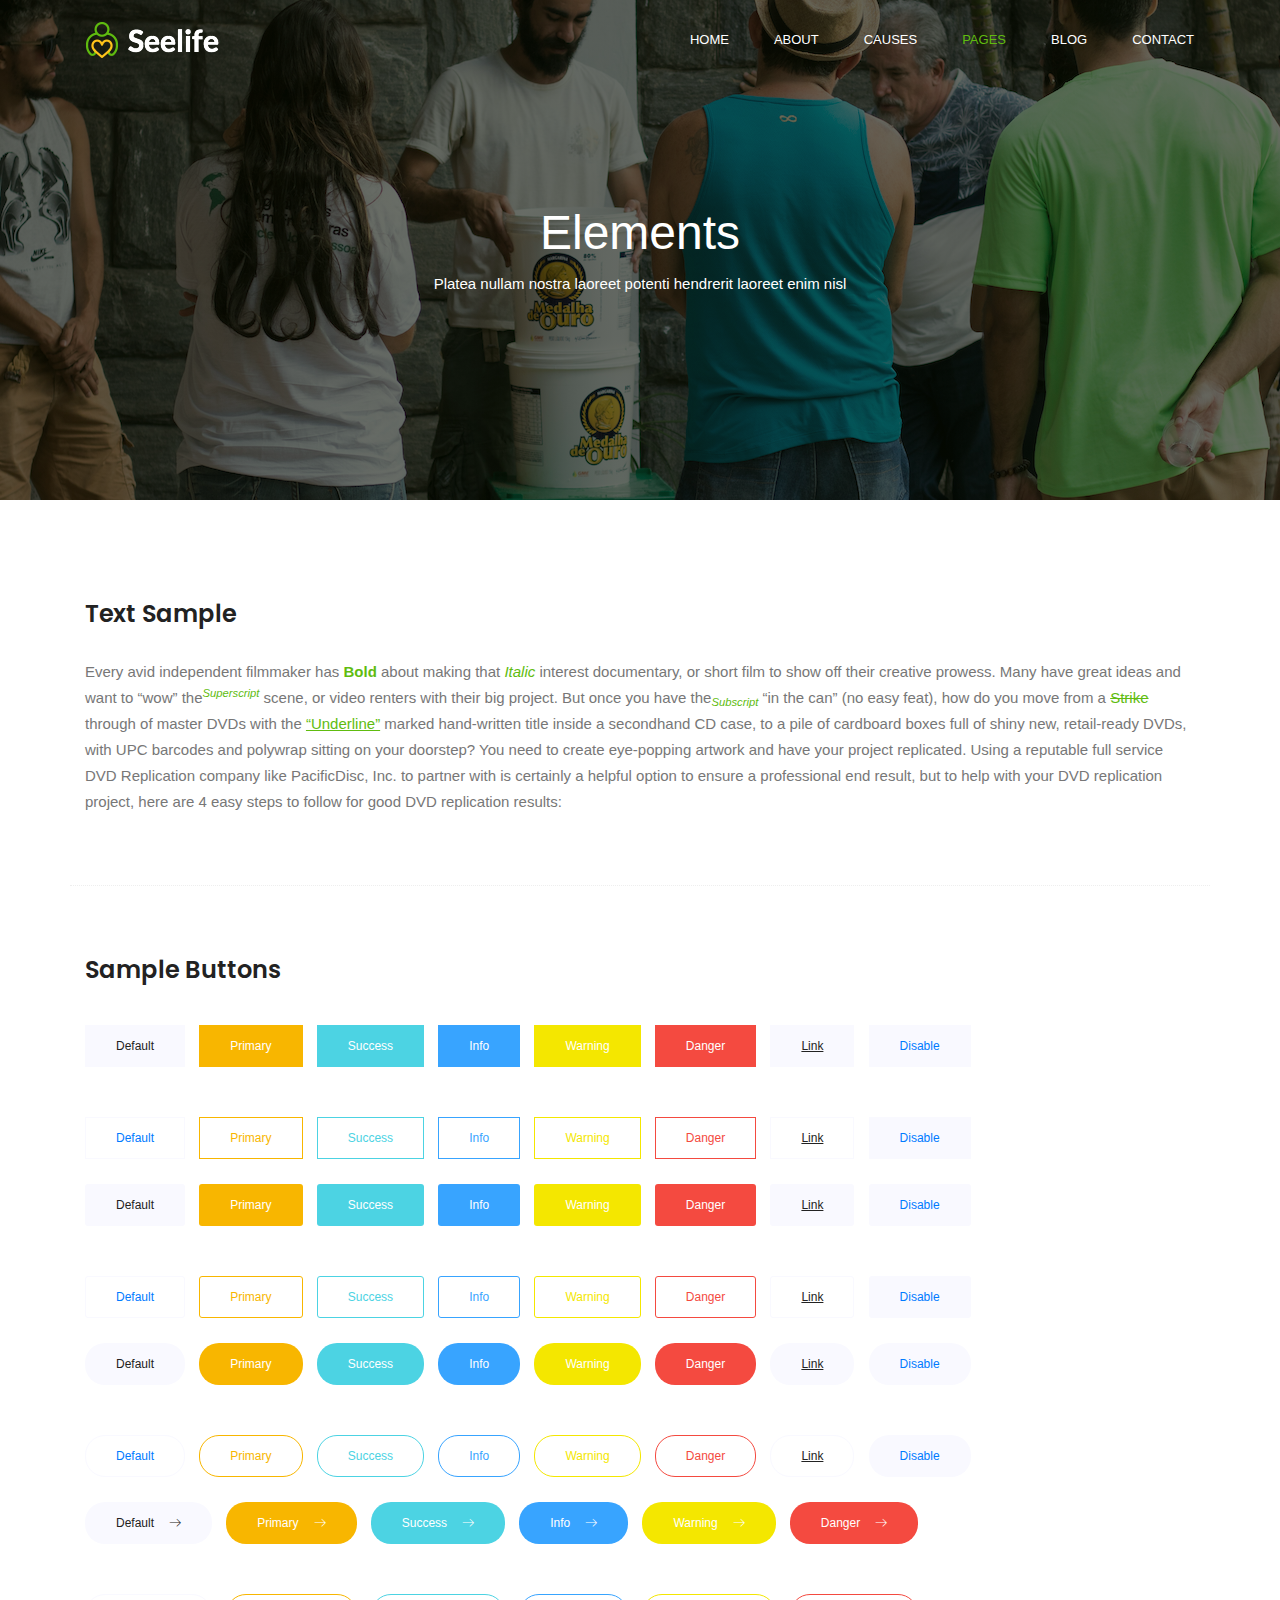
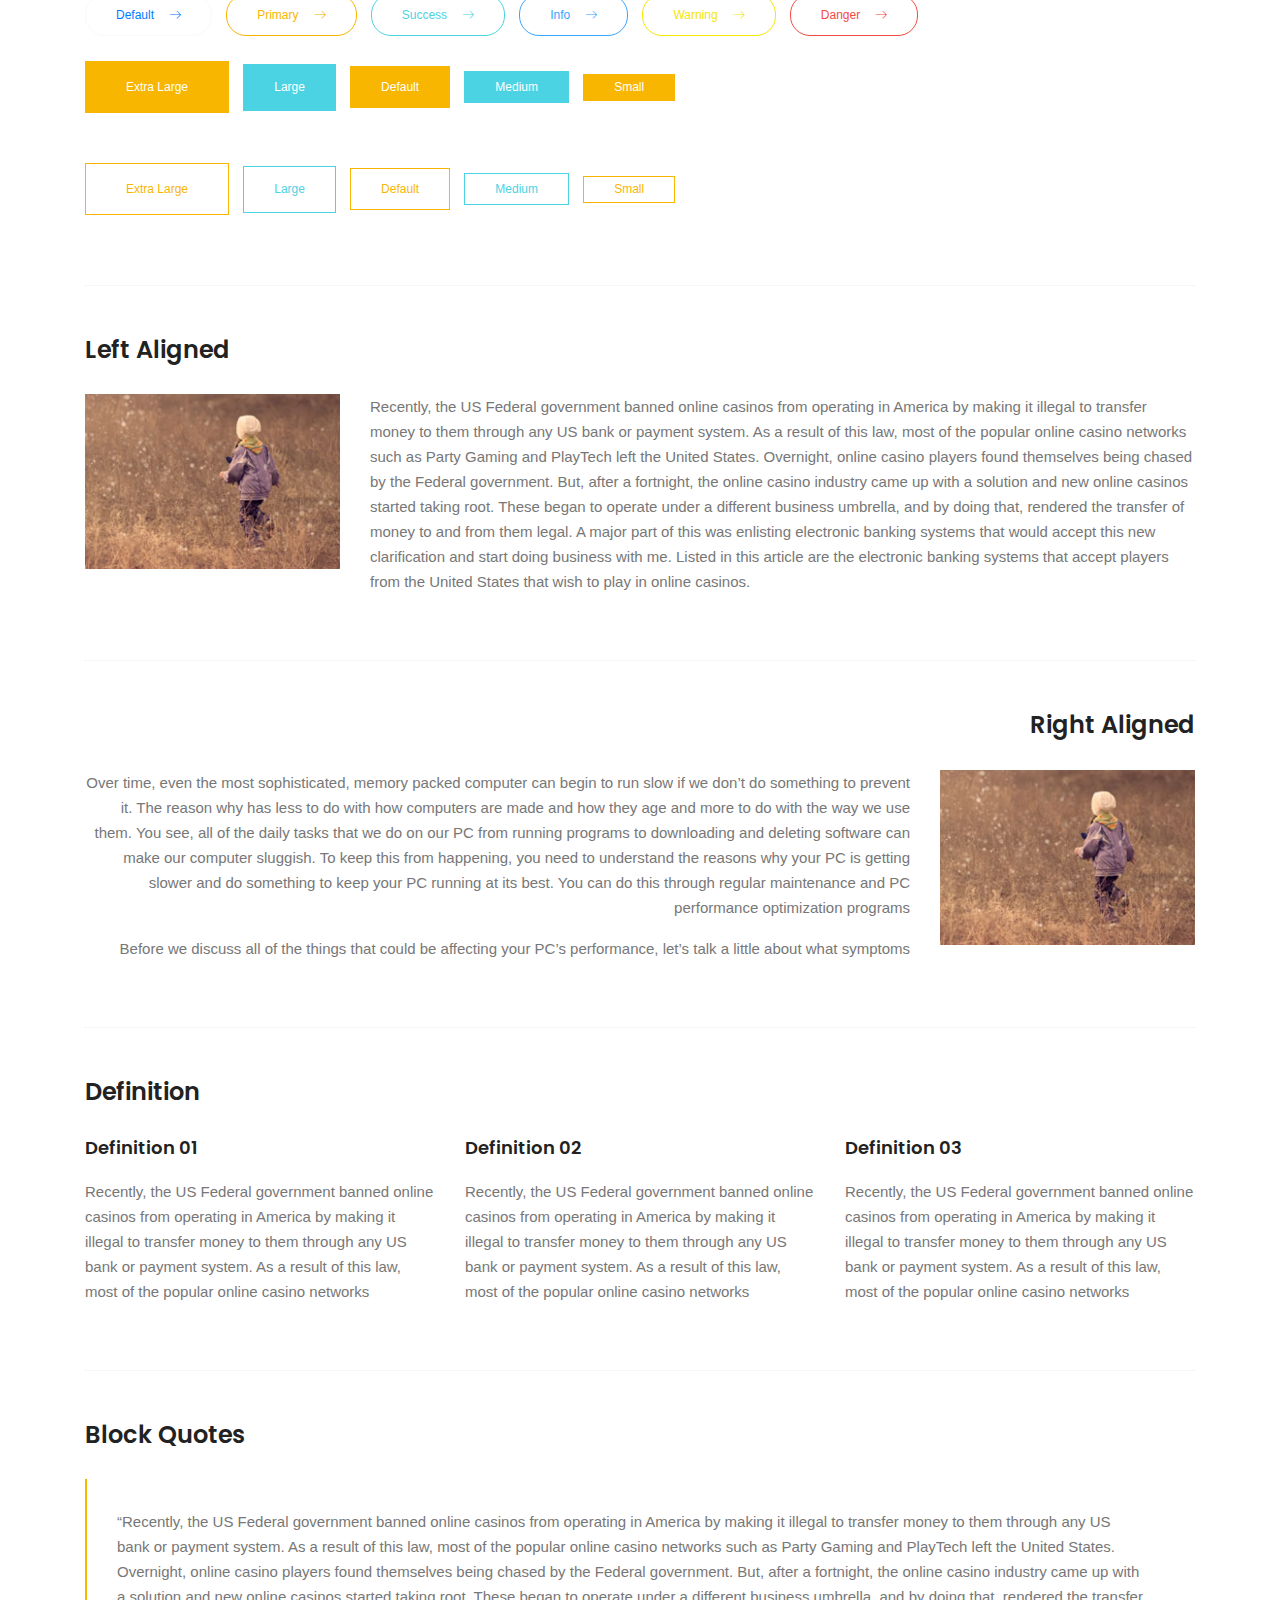
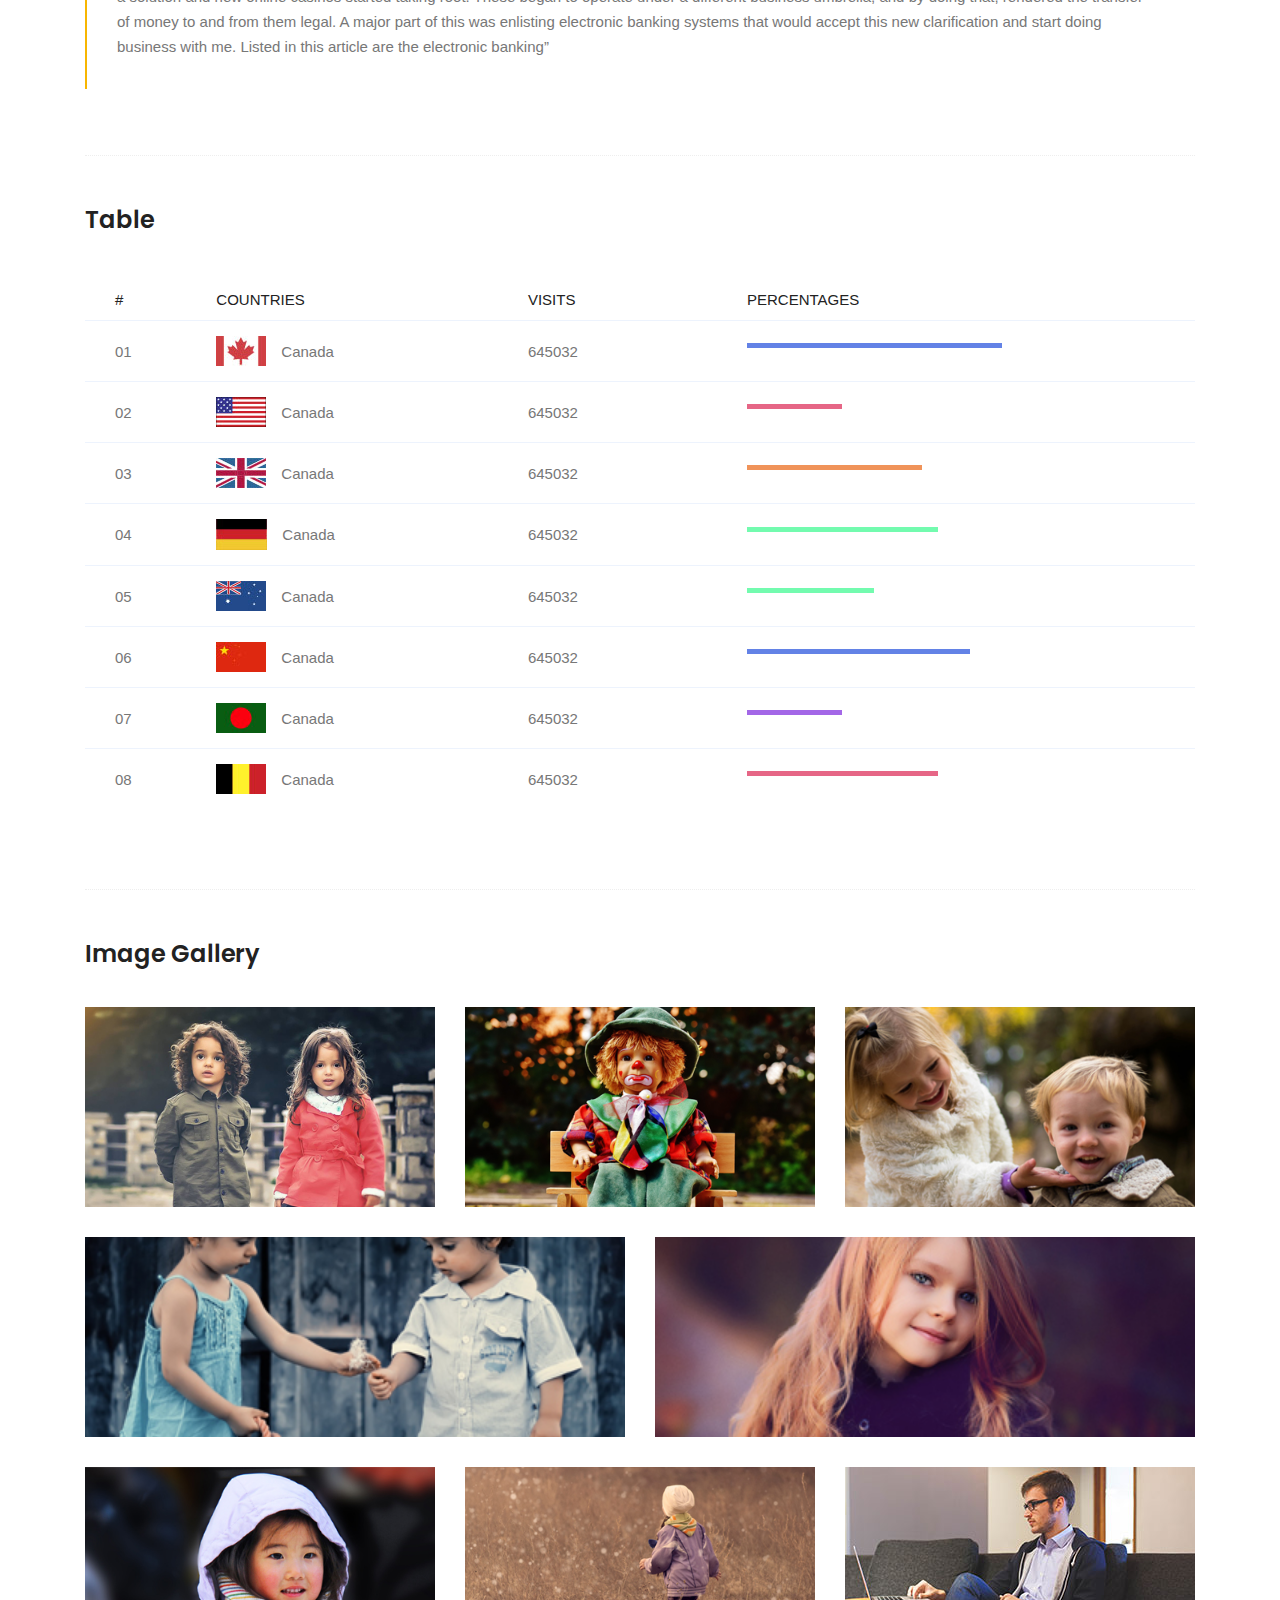
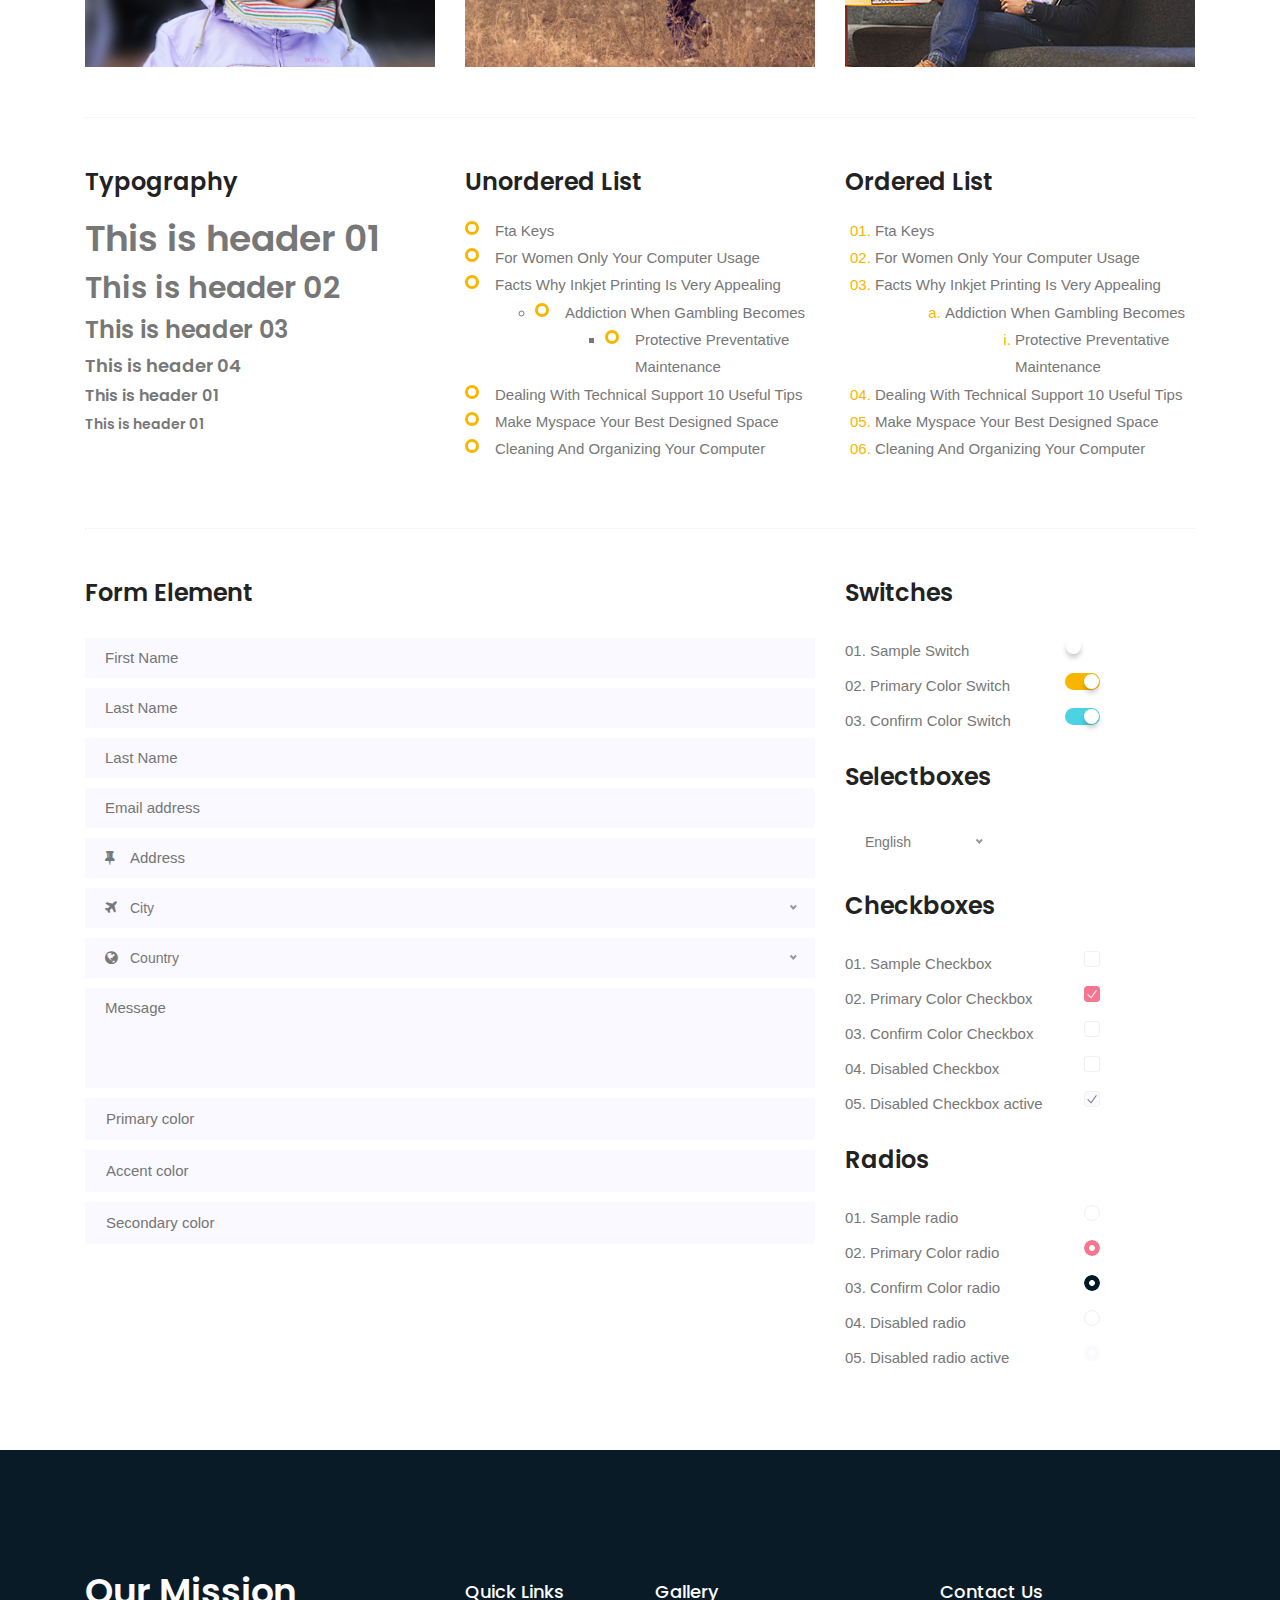
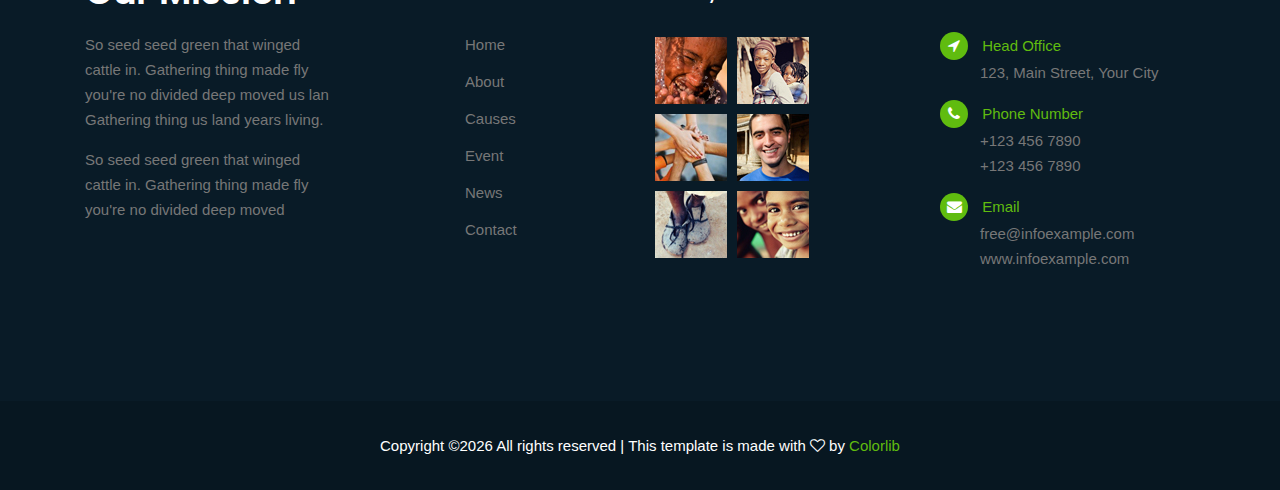
<file: elements.html>
<!doctype html>
<html lang="en">
    <head>
        <!-- Required meta tags -->
        <meta charset="utf-8">
        <meta name="viewport" content="width=device-width, initial-scale=1, shrink-to-fit=no">
        <link rel="icon" href="img/favicon.png" type="image/png">
        <title>Elements</title>
        <!-- Bootstrap CSS -->
        <link rel="stylesheet" href="css/bootstrap.css">
        <link rel="stylesheet" href="vendors/linericon/style.css">
        <link rel="stylesheet" href="css/font-awesome.min.css">
        <link rel="stylesheet" href="vendors/lightbox/simpleLightbox.css">
        <link rel="stylesheet" href="vendors/nice-select/css/nice-select.css">
        <!-- main css -->
        <link rel="stylesheet" href="css/style.css">
        <link rel="stylesheet" href="css/responsive.css">
    </head>
    <body>
        
        <!--================ Start Header Menu Area =================-->
    	<header class="header_area">
			<div class="main_menu">
				<div class="container">
					<nav class="navbar navbar-expand-lg navbar-light">
						<div class="container">
							<!-- Brand and toggle get grouped for better mobile display -->
							<a class="navbar-brand logo_h" href="index.html"><img src="img/logo.png" alt=""></a>
							<button class="navbar-toggler" type="button" data-toggle="collapse" data-target="#navbarSupportedContent" aria-controls="navbarSupportedContent" aria-expanded="false" aria-label="Toggle navigation">
								<span class="icon-bar"></span>
								<span class="icon-bar"></span>
								<span class="icon-bar"></span>
							</button>
							<!-- Collect the nav links, forms, and other content for toggling -->
							<div class="collapse navbar-collapse offset" id="navbarSupportedContent">
								<ul class="nav navbar-nav menu_nav ml-auto">
									<li class="nav-item"><a class="nav-link" href="index.html">Home</a></li> 
									<li class="nav-item"><a class="nav-link" href="about-us.html">About</a></li> 
									<li class="nav-item"><a class="nav-link" href="causes.html">Causes</a>
									<li class="nav-item submenu dropdown active">
										<a href="#" class="nav-link dropdown-toggle" data-toggle="dropdown" role="button" aria-haspopup="true" aria-expanded="false">Pages</a>
										<ul class="dropdown-menu">
											<li class="nav-item"><a class="nav-link" href="events.html">Events</a>
											<li class="nav-item"><a class="nav-link" href="event-details.html">Event Details</a> 
											<li class="nav-item"><a class="nav-link" href="elements.html">Elements</a></li>
										</ul>
									</li> 
									<li class="nav-item submenu dropdown">
										<a href="#" class="nav-link dropdown-toggle" data-toggle="dropdown" role="button" aria-haspopup="true" aria-expanded="false">Blog</a>
										<ul class="dropdown-menu">
											<li class="nav-item"><a class="nav-link" href="blog.html">Blog</a></li>
											<li class="nav-item"><a class="nav-link" href="single-blog.html">Blog Details</a></li>
										</ul>
									</li> 
									<li class="nav-item"><a class="nav-link" href="contact.html">Contact</a></li>
								</ul>
							</div> 
						</div>
					</nav>
				</div>
			</div>
		</header>
		<!--================ End Header Menu Area =================-->
			
		<!--================ Home Banner Area =================-->
		<section class="banner_area">
			<div class="banner_inner d-flex align-items-center">
				<div class="overlay bg-parallax" data-stellar-ratio="0.9" data-stellar-vertical-offset="0" data-background=""></div>
				<div class="container">
					<div class="banner_content text-center">
						<h2>Elements</h2>
						<p>Platea nullam nostra laoreet potenti hendrerit laoreet enim nisl</p>
					</div>
				</div>
			</div>
		</section>
		<!--================ End Home Banner Area =================-->
        
        
        <!-- Start Sample Area -->
			<section class="sample-text-area">
				<div class="container">
					<h3 class="text-heading title_color">Text Sample</h3>
					<p class="sample-text">
						Every avid independent filmmaker has <b>Bold</b> about making that <i>Italic</i> interest documentary, or short film to show off their creative prowess. Many have great ideas and want to “wow” the<sup>Superscript</sup> scene, or video renters with their big project.  But once you have the<sub>Subscript</sub> “in the can” (no easy feat), how do you move from a <del>Strike</del> through of master DVDs with the <u>“Underline”</u> marked hand-written title inside a secondhand CD case, to a pile of cardboard boxes full of shiny new, retail-ready DVDs, with UPC barcodes and polywrap sitting on your doorstep?  You need to create eye-popping artwork and have your project replicated. Using a reputable full service DVD Replication company like PacificDisc, Inc. to partner with is certainly a helpful option to ensure a professional end result, but to help with your DVD replication project, here are 4 easy steps to follow for good DVD replication results: 

					</p>
				</div>
			</section>
			<!-- End Sample Area -->
			<!-- Start Button -->
			<section class="button-area">
				<div class="container border-top-generic">
					<h3 class="text-heading title_color">Sample Buttons</h3>
					<div class="button-group-area">
						<a href="#" class="genric-btn default">Default</a>
						<a href="#" class="genric-btn primary">Primary</a>
						<a href="#" class="genric-btn success">Success</a>
						<a href="#" class="genric-btn info">Info</a>
						<a href="#" class="genric-btn warning">Warning</a>
						<a href="#" class="genric-btn danger">Danger</a>
						<a href="#" class="genric-btn link">Link</a>
						<a href="#" class="genric-btn disable">Disable</a>
					</div>
					<div class="button-group-area mt-10">
						<a href="#" class="genric-btn default-border">Default</a>
						<a href="#" class="genric-btn primary-border">Primary</a>
						<a href="#" class="genric-btn success-border">Success</a>
						<a href="#" class="genric-btn info-border">Info</a>
						<a href="#" class="genric-btn warning-border">Warning</a>
						<a href="#" class="genric-btn danger-border">Danger</a>
						<a href="#" class="genric-btn link-border">Link</a>
						<a href="#" class="genric-btn disable">Disable</a>
					</div>
					<div class="button-group-area mt-40">
						<a href="#" class="genric-btn default radius">Default</a>
						<a href="#" class="genric-btn primary radius">Primary</a>
						<a href="#" class="genric-btn success radius">Success</a>
						<a href="#" class="genric-btn info radius">Info</a>
						<a href="#" class="genric-btn warning radius">Warning</a>
						<a href="#" class="genric-btn danger radius">Danger</a>
						<a href="#" class="genric-btn link radius">Link</a>
						<a href="#" class="genric-btn disable radius">Disable</a>
					</div>
					<div class="button-group-area mt-10">
						<a href="#" class="genric-btn default-border radius">Default</a>
						<a href="#" class="genric-btn primary-border radius">Primary</a>
						<a href="#" class="genric-btn success-border radius">Success</a>
						<a href="#" class="genric-btn info-border radius">Info</a>
						<a href="#" class="genric-btn warning-border radius">Warning</a>
						<a href="#" class="genric-btn danger-border radius">Danger</a>
						<a href="#" class="genric-btn link-border radius">Link</a>
						<a href="#" class="genric-btn disable radius">Disable</a>
					</div>
					<div class="button-group-area mt-40">
						<a href="#" class="genric-btn default circle">Default</a>
						<a href="#" class="genric-btn primary circle">Primary</a>
						<a href="#" class="genric-btn success circle">Success</a>
						<a href="#" class="genric-btn info circle">Info</a>
						<a href="#" class="genric-btn warning circle">Warning</a>
						<a href="#" class="genric-btn danger circle">Danger</a>
						<a href="#" class="genric-btn link circle">Link</a>
						<a href="#" class="genric-btn disable circle">Disable</a>
					</div>
					<div class="button-group-area mt-10">
						<a href="#" class="genric-btn default-border circle">Default</a>
						<a href="#" class="genric-btn primary-border circle">Primary</a>
						<a href="#" class="genric-btn success-border circle">Success</a>
						<a href="#" class="genric-btn info-border circle">Info</a>
						<a href="#" class="genric-btn warning-border circle">Warning</a>
						<a href="#" class="genric-btn danger-border circle">Danger</a>
						<a href="#" class="genric-btn link-border circle">Link</a>
						<a href="#" class="genric-btn disable circle">Disable</a>
					</div>
					<div class="button-group-area mt-40">
						<a href="#" class="genric-btn default circle arrow">Default<span class="lnr lnr-arrow-right"></span></a>
						<a href="#" class="genric-btn primary circle arrow">Primary<span class="lnr lnr-arrow-right"></span></a>
						<a href="#" class="genric-btn success circle arrow">Success<span class="lnr lnr-arrow-right"></span></a>
						<a href="#" class="genric-btn info circle arrow">Info<span class="lnr lnr-arrow-right"></span></a>
						<a href="#" class="genric-btn warning circle arrow">Warning<span class="lnr lnr-arrow-right"></span></a>
						<a href="#" class="genric-btn danger circle arrow">Danger<span class="lnr lnr-arrow-right"></span></a>
					</div>
					<div class="button-group-area mt-10">
						<a href="#" class="genric-btn default-border circle arrow">Default<span class="lnr lnr-arrow-right"></span></a>
						<a href="#" class="genric-btn primary-border circle arrow">Primary<span class="lnr lnr-arrow-right"></span></a>
						<a href="#" class="genric-btn success-border circle arrow">Success<span class="lnr lnr-arrow-right"></span></a>
						<a href="#" class="genric-btn info-border circle arrow">Info<span class="lnr lnr-arrow-right"></span></a>
						<a href="#" class="genric-btn warning-border circle arrow">Warning<span class="lnr lnr-arrow-right"></span></a>
						<a href="#" class="genric-btn danger-border circle arrow">Danger<span class="lnr lnr-arrow-right"></span></a>
					</div>
					<div class="button-group-area mt-40">
						<a href="#" class="genric-btn primary e-large">Extra Large</a>
						<a href="#" class="genric-btn success large">Large</a>
						<a href="#" class="genric-btn primary">Default</a>
						<a href="#" class="genric-btn success medium">Medium</a>
						<a href="#" class="genric-btn primary small">Small</a>
					</div>
					<div class="button-group-area mt-10">
						<a href="#" class="genric-btn primary-border e-large">Extra Large</a>
						<a href="#" class="genric-btn success-border large">Large</a>
						<a href="#" class="genric-btn primary-border">Default</a>
						<a href="#" class="genric-btn success-border medium">Medium</a>
						<a href="#" class="genric-btn primary-border small">Small</a>
					</div>
				</div>
			</section>
			<!-- End Button -->
			<!-- Start Align Area -->
			<div class="whole-wrap">
				<div class="container">
					<div class="section-top-border">
						<h3 class="mb-30 title_color">Left Aligned</h3>
						<div class="row">
							<div class="col-md-3">
								<img src="img/elements/d.jpg" alt="" class="img-fluid">
							</div>
							<div class="col-md-9 mt-sm-20 left-align-p">
								<p>Recently, the US Federal government banned online casinos from operating in America by making it illegal to transfer money to them through any US bank or payment system. As a result of this law, most of the popular online casino networks such as Party Gaming and PlayTech left the United States. Overnight, online casino players found themselves being chased by the Federal government. But, after a fortnight, the online casino industry came up with a solution and new online casinos started taking root. These began to operate under a different business umbrella, and by doing that, rendered the transfer of money to and from them legal. A major part of this was enlisting electronic banking systems that would accept this new clarification and start doing business with me. Listed in this article are the electronic banking systems that accept players from the United States that wish to play in online casinos.</p>
							</div>
						</div>
					</div>
					<div class="section-top-border text-right">
						<h3 class="mb-30 title_color">Right Aligned</h3>
						<div class="row">
							<div class="col-md-9">
								<p class="text-right">Over time, even the most sophisticated, memory packed computer can begin to run slow if we don’t do something to prevent it. The reason why has less to do with how computers are made and how they age and more to do with the way we use them. You see, all of the daily tasks that we do on our PC from running programs to downloading and deleting software can make our computer sluggish. To keep this from happening, you need to understand the reasons why your PC is getting slower and do something to keep your PC running at its best. You can do this through regular maintenance and PC performance optimization programs</p>
								<p class="text-right">Before we discuss all of the things that could be affecting your PC’s performance, let’s talk a little about what symptoms</p>
							</div>
							<div class="col-md-3">
								<img src="img/elements/d.jpg" alt="" class="img-fluid">
							</div>
						</div>
					</div>
					<div class="section-top-border">
						<h3 class="mb-30 title_color">Definition</h3>
						<div class="row">
							<div class="col-md-4">
								<div class="single-defination">
									<h4 class="mb-20">Definition 01</h4>
									<p>Recently, the US Federal government banned online casinos from operating in America by making it illegal to transfer money to them through any US bank or payment system. As a result of this law, most of the popular online casino networks</p>
								</div>
							</div>
							<div class="col-md-4">
								<div class="single-defination">
									<h4 class="mb-20">Definition 02</h4>
									<p>Recently, the US Federal government banned online casinos from operating in America by making it illegal to transfer money to them through any US bank or payment system. As a result of this law, most of the popular online casino networks</p>
								</div>
							</div>
							<div class="col-md-4">
								<div class="single-defination">
									<h4 class="mb-20">Definition 03</h4>
									<p>Recently, the US Federal government banned online casinos from operating in America by making it illegal to transfer money to them through any US bank or payment system. As a result of this law, most of the popular online casino networks</p>
								</div>
							</div>
						</div>
					</div>
					<div class="section-top-border">
						<h3 class="mb-30 title_color">Block Quotes</h3>
						<div class="row">
							<div class="col-lg-12">
								<blockquote class="generic-blockquote">
									“Recently, the US Federal government banned online casinos from operating in America by making it illegal to transfer money to them through any US bank or payment system. As a result of this law, most of the popular online casino networks such as Party Gaming and PlayTech left the United States. Overnight, online casino players found themselves being chased by the Federal government. But, after a fortnight, the online casino industry came up with a solution and new online casinos started taking root. These began to operate under a different business umbrella, and by doing that, rendered the transfer of money to and from them legal. A major part of this was enlisting electronic banking systems that would accept this new clarification and start doing business with me. Listed in this article are the electronic banking” 
								</blockquote>
							</div>
						</div>
					</div>
					<div class="section-top-border">
						<h3 class="mb-30 title_color">Table</h3>
						<div class="progress-table-wrap">
							<div class="progress-table">
								<div class="table-head">
									<div class="serial">#</div>
									<div class="country">Countries</div>
									<div class="visit">Visits</div>
									<div class="percentage">Percentages</div>
								</div>
								<div class="table-row">
									<div class="serial">01</div>
									<div class="country"> <img src="img/elements/f1.jpg" alt="flag">Canada</div>
									<div class="visit">645032</div>
									<div class="percentage">
										<div class="progress">
											<div class="progress-bar color-1" role="progressbar" style="width: 80%" aria-valuenow="80" aria-valuemin="0" aria-valuemax="100"></div>
										</div>
									</div>
								</div>
								<div class="table-row">
									<div class="serial">02</div>
									<div class="country"> <img src="img/elements/f2.jpg" alt="flag">Canada</div>
									<div class="visit">645032</div>
									<div class="percentage">
										<div class="progress">
											<div class="progress-bar color-2" role="progressbar" style="width: 30%" aria-valuenow="30" aria-valuemin="0" aria-valuemax="100"></div>
										</div>
									</div>
								</div>
								<div class="table-row">
									<div class="serial">03</div>
									<div class="country"> <img src="img/elements/f3.jpg" alt="flag">Canada</div>
									<div class="visit">645032</div>
									<div class="percentage">
										<div class="progress">
											<div class="progress-bar color-3" role="progressbar" style="width: 55%" aria-valuenow="55" aria-valuemin="0" aria-valuemax="100"></div>
										</div>
									</div>
								</div>
								<div class="table-row">
									<div class="serial">04</div>
									<div class="country"> <img src="img/elements/f4.jpg" alt="flag">Canada</div>
									<div class="visit">645032</div>
									<div class="percentage">
										<div class="progress">
											<div class="progress-bar color-4" role="progressbar" style="width: 60%" aria-valuenow="60" aria-valuemin="0" aria-valuemax="100"></div>
										</div>
									</div>
								</div>
								<div class="table-row">
									<div class="serial">05</div>
									<div class="country"> <img src="img/elements/f5.jpg" alt="flag">Canada</div>
									<div class="visit">645032</div>
									<div class="percentage">
										<div class="progress">
											<div class="progress-bar color-5" role="progressbar" style="width: 40%" aria-valuenow="40" aria-valuemin="0" aria-valuemax="100"></div>
										</div>
									</div>
								</div>
								<div class="table-row">
									<div class="serial">06</div>
									<div class="country"> <img src="img/elements/f6.jpg" alt="flag">Canada</div>
									<div class="visit">645032</div>
									<div class="percentage">
										<div class="progress">
											<div class="progress-bar color-6" role="progressbar" style="width: 70%" aria-valuenow="70" aria-valuemin="0" aria-valuemax="100"></div>
										</div>
									</div>
								</div>
								<div class="table-row">
									<div class="serial">07</div>
									<div class="country"> <img src="img/elements/f7.jpg" alt="flag">Canada</div>
									<div class="visit">645032</div>
									<div class="percentage">
										<div class="progress">
											<div class="progress-bar color-7" role="progressbar" style="width: 30%" aria-valuenow="30" aria-valuemin="0" aria-valuemax="100"></div>
										</div>
									</div>
								</div>
								<div class="table-row">
									<div class="serial">08</div>
									<div class="country"> <img src="img/elements/f8.jpg" alt="flag">Canada</div>
									<div class="visit">645032</div>
									<div class="percentage">
										<div class="progress">
											<div class="progress-bar color-8" role="progressbar" style="width: 60%" aria-valuenow="60" aria-valuemin="0" aria-valuemax="100"></div>
										</div>
									</div>
								</div>
							</div>
						</div>
					</div>
					<div class="section-top-border">
						<h3 class="title_color">Image Gallery</h3>
						<div class="row gallery-item">
							<div class="col-md-4">
								<a href="img/elements/g1.jpg" class="img-gal"><div class="single-gallery-image" style="background: url(img/elements/g1.jpg);"></div></a>
							</div>
							<div class="col-md-4">
								<a href="img/elements/g2.jpg" class="img-gal"><div class="single-gallery-image" style="background: url(img/elements/g2.jpg);"></div></a>
							</div>
							<div class="col-md-4">
								<a href="img/elements/g3.jpg" class="img-gal"><div class="single-gallery-image" style="background: url(img/elements/g3.jpg);"></div></a>
							</div>
							<div class="col-md-6">
								<a href="img/elements/g4.jpg" class="img-gal"><div class="single-gallery-image" style="background: url(img/elements/g4.jpg);"></div></a>
							</div>
							<div class="col-md-6">
								<a href="img/elements/g5.jpg" class="img-gal"><div class="single-gallery-image" style="background: url(img/elements/g5.jpg);"></div></a>
							</div>
							<div class="col-md-4">
								<a href="img/elements/g6.jpg" class="img-gal"><div class="single-gallery-image" style="background: url(img/elements/g6.jpg);"></div></a>
							</div>
							<div class="col-md-4">
								<a href="img/elements/g7.jpg" class="img-gal"><div class="single-gallery-image" style="background: url(img/elements/g7.jpg);"></div></a>
							</div>
							<div class="col-md-4">
								<a href="img/elements/g8.jpg" class="img-gal"><div class="single-gallery-image" style="background: url(img/elements/g8.jpg);"></div></a>
							</div>
						</div>
					</div>
					<div class="section-top-border">
						<div class="row">
							<div class="col-lg-4 col-sm-6 typo-sec">
								<h3 class="mb-20 title_color">Typography</h3>
								<div class="typography">
									<h1 class="typo-list">This is header 01</h1>
									<h2 class="typo-list">This is header 02</h2>
									<h3 class="typo-list">This is header 03</h3>
									<h4 class="typo-list">This is header 04</h4>
									<h5 class="typo-list">This is header 01</h5>
									<h6 class="typo-list">This is header 01</h6>
								</div>
							</div>
							<div class="col-lg-4 col-sm-6 mt-sm-30 typo-sec">
								<h3 class="mb-20 title_color">Unordered List</h3>
								<div class="">
									<ul class="unordered-list">
										<li>Fta Keys</li>
										<li>For Women Only Your Computer Usage</li>
										<li>Facts Why Inkjet Printing Is Very Appealing
											<ul>
												<li>Addiction When Gambling Becomes
													<ul>
														<li>Protective Preventative Maintenance</li>
													</ul>
												</li>
											</ul>
										</li>
										<li>Dealing With Technical Support 10 Useful Tips</li>
										<li>Make Myspace Your Best Designed Space</li>
										<li>Cleaning And Organizing Your Computer</li>
									</ul>
								</div>
							</div>
							<div class="col-lg-4 col-sm-6 mt-sm-30 typo-sec">
								<h3 class="mb-20 title_color">Ordered List</h3>
								<div class="">
									<ol class="ordered-list">
										<li><span>Fta Keys</span></li>
										<li><span>For Women Only Your Computer Usage</span></li>
										<li><span>Facts Why Inkjet Printing Is Very Appealing</span>
											<ol class="ordered-list-alpha">
												<li><span>Addiction When Gambling Becomes</span>
													<ol class="ordered-list-roman">
														<li><span>Protective Preventative Maintenance</span></li>
													</ol>
												</li>
											</ol>
										</li>
										<li><span>Dealing With Technical Support 10 Useful Tips</span></li>
										<li><span>Make Myspace Your Best Designed Space</span></li>
										<li><span>Cleaning And Organizing Your Computer</span></li>
									</ol>
								</div>
							</div>
						</div>
					</div>
					<div class="section-top-border">
						<div class="row">
							<div class="col-lg-8 col-md-8">
								<h3 class="mb-30 title_color">Form Element</h3>
								<form action="#">
									<div class="mt-10">
										<input type="text" name="first_name" placeholder="First Name" onfocus="this.placeholder = ''" onblur="this.placeholder = 'First Name'" required class="single-input">
									</div>
									<div class="mt-10">
										<input type="text" name="last_name" placeholder="Last Name" onfocus="this.placeholder = ''" onblur="this.placeholder = 'Last Name'" required class="single-input">
									</div>
									<div class="mt-10">
										<input type="text" name="last_name" placeholder="Last Name" onfocus="this.placeholder = ''" onblur="this.placeholder = 'Last Name'" required class="single-input">
									</div>
									<div class="mt-10">
										<input type="email" name="EMAIL" placeholder="Email address" onfocus="this.placeholder = ''" onblur="this.placeholder = 'Email address'" required class="single-input">
									</div>
									<div class="input-group-icon mt-10">
										<div class="icon"><i class="fa fa-thumb-tack" aria-hidden="true"></i></div>
										<input type="text" name="address" placeholder="Address" onfocus="this.placeholder = ''" onblur="this.placeholder = 'Address'" required class="single-input">
									</div>
									<div class="input-group-icon mt-10">
										<div class="icon"><i class="fa fa-plane" aria-hidden="true"></i></div>
										<div class="form-select" id="default-select">
											<select>
												<option value="1">City</option>
												<option value="1">Dhaka</option>
												<option value="1">Dilli</option>
												<option value="1">Newyork</option>
												<option value="1">Islamabad</option>
											</select>
										</div>
									</div>
									<div class="input-group-icon mt-10">
										<div class="icon"><i class="fa fa-globe" aria-hidden="true"></i></div>
										<div class="form-select" id="default-select2">
											<select>
												<option value="1">Country</option>
												<option value="1">Bangladesh</option>
												<option value="1">India</option>
												<option value="1">England</option>
												<option value="1">Srilanka</option>
											</select>
										</div>
									</div>
									
									<div class="mt-10">
										<textarea class="single-textarea" placeholder="Message" onfocus="this.placeholder = ''" onblur="this.placeholder = 'Message'" required></textarea>
									</div>
									<div class="mt-10">
										<input type="text" name="first_name" placeholder="Primary color" onfocus="this.placeholder = ''" onblur="this.placeholder = 'Primary color'" required class="single-input-primary">
									</div>
									<div class="mt-10">
										<input type="text" name="first_name" placeholder="Accent color" onfocus="this.placeholder = ''" onblur="this.placeholder = 'Accent color'" required class="single-input-accent">
									</div>
									<div class="mt-10">
										<input type="text" name="first_name" placeholder="Secondary color" onfocus="this.placeholder = ''" onblur="this.placeholder = 'Secondary color'" required class="single-input-secondary">
									</div>
								</form>
							</div>
							<div class="col-lg-3 col-md-4 mt-sm-30 element-wrap">
								<div class="single-element-widget">
									<h3 class="mb-30 title_color">Switches</h3>
									<div class="switch-wrap d-flex justify-content-between">
										<p>01. Sample Switch</p>
										<div class="primary-switch">
											<input type="checkbox" id="default-switch">
											<label for="default-switch"></label>
										</div>
									</div>
									<div class="switch-wrap d-flex justify-content-between">
										<p>02. Primary Color Switch</p>
										<div class="primary-switch">
											<input type="checkbox" id="primary-switch" checked>
											<label for="primary-switch"></label>
										</div>
									</div>
									<div class="switch-wrap d-flex justify-content-between">
										<p>03. Confirm Color Switch</p>
										<div class="confirm-switch">
											<input type="checkbox" id="confirm-switch" checked>
											<label for="confirm-switch"></label>
										</div>
									</div>
								</div>
								<div class="single-element-widget">
									<h3 class="mb-30 title_color">Selectboxes</h3>
									<div class="default-select" id="default-select">
										<select>
											<option value="1">English</option>
											<option value="1">Spanish</option>
											<option value="1">Arabic</option>
											<option value="1">Portuguise</option>
											<option value="1">Bengali</option>
										</select>
									</div>
								</div>
								<div class="single-element-widget">
									<h3 class="mb-30 title_color">Checkboxes</h3>
									<div class="switch-wrap d-flex justify-content-between">
										<p>01. Sample Checkbox</p>
										<div class="primary-checkbox">
											<input type="checkbox" id="default-checkbox">
											<label for="default-checkbox"></label>
										</div>
									</div>
									<div class="switch-wrap d-flex justify-content-between">
										<p>02. Primary Color Checkbox</p>
										<div class="primary-checkbox">
											<input type="checkbox" id="primary-checkbox" checked>
											<label for="primary-checkbox"></label>
										</div>
									</div>
									<div class="switch-wrap d-flex justify-content-between">
										<p>03. Confirm Color Checkbox</p>
										<div class="confirm-checkbox">
											<input type="checkbox" id="confirm-checkbox">
											<label for="confirm-checkbox"></label>
										</div>
									</div>
									<div class="switch-wrap d-flex justify-content-between">
										<p>04. Disabled Checkbox</p>
										<div class="disabled-checkbox">
											<input type="checkbox" id="disabled-checkbox" disabled>
											<label for="disabled-checkbox"></label>
										</div>
									</div>
									<div class="switch-wrap d-flex justify-content-between">
										<p>05. Disabled Checkbox active</p>
										<div class="disabled-checkbox">
											<input type="checkbox" id="disabled-checkbox-active" checked disabled>
											<label for="disabled-checkbox-active"></label>
										</div>
									</div>
								</div>
								<div class="single-element-widget">
									<h3 class="mb-30 title_color">Radios</h3>
									<div class="switch-wrap d-flex justify-content-between">
										<p>01. Sample radio</p>
										<div class="primary-radio">
											<input type="checkbox" id="default-radio">
											<label for="default-radio"></label>
										</div>
									</div>
									<div class="switch-wrap d-flex justify-content-between">
										<p>02. Primary Color radio</p>
										<div class="primary-radio">
											<input type="checkbox" id="primary-radio" checked>
											<label for="primary-radio"></label>
										</div>
									</div>
									<div class="switch-wrap d-flex justify-content-between">
										<p>03. Confirm Color radio</p>
										<div class="confirm-radio">
											<input type="checkbox" id="confirm-radio" checked>
											<label for="confirm-radio"></label>
										</div>
									</div>
									<div class="switch-wrap d-flex justify-content-between">
										<p>04. Disabled radio</p>
										<div class="disabled-radio">
											<input type="checkbox" id="disabled-radio" disabled>
											<label for="disabled-radio"></label>
										</div>
									</div>
									<div class="switch-wrap d-flex justify-content-between">
										<p>05. Disabled radio active</p>
										<div class="disabled-radio">
											<input type="checkbox" id="disabled-radio-active" checked disabled>
											<label for="disabled-radio-active"></label>
										</div>
									</div>
								</div>
							</div>
						</div>
					</div>
				</div>
			</div>
			<!-- End Align Area -->
        
		<!--================ Start footer Area  =================-->	
		<footer>
			<div class="footer-area">
				<div class="container">
					<div class="row section_gap">
						<div class="col-lg-3 col-md-6 col-sm-6">
							<div class="single-footer-widget tp_widgets">
								<h4 class="footer_title large_title">Our Mission</h4>
								<p>
									So seed seed green that winged cattle in. Gathering thing made fly you're no 
									divided deep moved us lan Gathering thing us land years living.
								</p>
								<p>
									So seed seed green that winged cattle in. Gathering thing made fly you're no divided deep moved 
								</p>
							</div>
						</div>
						<div class="offset-lg-1 col-lg-2 col-md-6 col-sm-6">
							<div class="single-footer-widget tp_widgets">
								<h4 class="footer_title">Quick Links</h4>
								<ul class="list">
									<li><a href="#">Home</a></li>
									<li><a href="#">About</a></li>
									<li><a href="#">Causes</a></li>
									<li><a href="#">Event</a></li>
									<li><a href="#">News</a></li>
									<li><a href="#">Contact</a></li>
								</ul>
							</div>
						</div>
						<div class="col-lg-2 col-md-6 col-sm-6">
							<div class="single-footer-widget instafeed">
								<h4 class="footer_title">Gallery</h6>
								<ul class="list instafeed d-flex flex-wrap">
									<li><img src="img/gallery/g1.jpg" alt=""></li>
									<li><img src="img/gallery/g2.jpg" alt=""></li>
									<li><img src="img/gallery/g3.jpg" alt=""></li>
									<li><img src="img/gallery/g4.jpg" alt=""></li>
									<li><img src="img/gallery/g5.jpg" alt=""></li>
									<li><img src="img/gallery/g6.jpg" alt=""></li>
								</ul>
							</div>
						</div>
						<div class="offset-lg-1 col-lg-3 col-md-6 col-sm-6">
							<div class="single-footer-widget tp_widgets">
								<h4 class="footer_title">Contact Us</h4>
								<div class="ml-40">
									<p class="sm-head">
										<span class="fa fa-location-arrow"></span>
										Head Office
									</p>
									<p>123, Main Street, Your City</p>
		
									<p class="sm-head">
										<span class="fa fa-phone"></span>
										Phone Number
									</p>
									<p>
										+123 456 7890 <br>
										+123 456 7890
									</p>
		
									<p class="sm-head">
										<span class="fa fa-envelope"></span>
										Email
									</p>
									<p>
										free@infoexample.com <br>
										www.infoexample.com
									</p>
								</div>
							</div>
						</div>
					</div>
				</div>
			</div>

			<div class="footer-bottom">
				<div class="container">
					<div class="row d-flex">
						<p class="col-lg-12 footer-text text-center">
							<!-- Link back to Colorlib can't be removed. Template is licensed under CC BY 3.0. -->
Copyright &copy;<script>document.write(new Date().getFullYear());</script> All rights reserved | This template is made with <i class="fa fa-heart-o" aria-hidden="true"></i> by <a href="https://colorlib.com" target="_blank">Colorlib</a>
<!-- Link back to Colorlib can't be removed. Template is licensed under CC BY 3.0. --></p>
					</div>
				</div>
			</div>
		</footer>
		<!--================ End footer Area  =================-->
        
        
        
        
        <!-- Optional JavaScript -->
        <!-- jQuery first, then Popper.js, then Bootstrap JS -->
        <script src="js/jquery-3.2.1.min.js"></script>
        <script src="js/popper.js"></script>
        <script src="js/bootstrap.min.js"></script>
        <script src="js/stellar.js"></script>
        <script src="vendors/lightbox/simpleLightbox.min.js"></script>
        <script src="vendors/nice-select/js/jquery.nice-select.min.js"></script>
        <script src="vendors/jquery-ui/jquery-ui.js"></script>
        <script src="js/jquery.ajaxchimp.min.js"></script>
        <script src="js/mail-script.js"></script>
        <script src="js/theme.js"></script>
    </body>
</html>
</file>
<file: vendors/linericon/style.css>
@font-face {
	font-family: 'Linearicons-Free';
	src:url('fonts/Linearicons-Free.eot?w118d');
	src:url('fonts/Linearicons-Free.eot?#iefixw118d') format('embedded-opentype'),
		url('fonts/Linearicons-Free.woff2?w118d') format('woff2'),
		url('fonts/Linearicons-Free.woff?w118d') format('woff'),
		url('fonts/Linearicons-Free.ttf?w118d') format('truetype'),
		url('fonts/Linearicons-Free.svg?w118d#Linearicons-Free') format('svg');
	font-weight: normal;
	font-style: normal;
}

.lnr {
	font-family: 'Linearicons-Free';
	speak: none;
	font-style: normal;
	font-weight: normal;
	font-variant: normal;
	text-transform: none;
	line-height: 1;

	/* Better Font Rendering =========== */
	-webkit-font-smoothing: antialiased;
	-moz-osx-font-smoothing: grayscale;
}

.lnr-home:before {
	content: "\e800";
}
.lnr-apartment:before {
	content: "\e801";
}
.lnr-pencil:before {
	content: "\e802";
}
.lnr-magic-wand:before {
	content: "\e803";
}
.lnr-drop:before {
	content: "\e804";
}
.lnr-lighter:before {
	content: "\e805";
}
.lnr-poop:before {
	content: "\e806";
}
.lnr-sun:before {
	content: "\e807";
}
.lnr-moon:before {
	content: "\e808";
}
.lnr-cloud:before {
	content: "\e809";
}
.lnr-cloud-upload:before {
	content: "\e80a";
}
.lnr-cloud-download:before {
	content: "\e80b";
}
.lnr-cloud-sync:before {
	content: "\e80c";
}
.lnr-cloud-check:before {
	content: "\e80d";
}
.lnr-database:before {
	content: "\e80e";
}
.lnr-lock:before {
	content: "\e80f";
}
.lnr-cog:before {
	content: "\e810";
}
.lnr-trash:before {
	content: "\e811";
}
.lnr-dice:before {
	content: "\e812";
}
.lnr-heart:before {
	content: "\e813";
}
.lnr-star:before {
	content: "\e814";
}
.lnr-star-half:before {
	content: "\e815";
}
.lnr-star-empty:before {
	content: "\e816";
}
.lnr-flag:before {
	content: "\e817";
}
.lnr-envelope:before {
	content: "\e818";
}
.lnr-paperclip:before {
	content: "\e819";
}
.lnr-inbox:before {
	content: "\e81a";
}
.lnr-eye:before {
	content: "\e81b";
}
.lnr-printer:before {
	content: "\e81c";
}
.lnr-file-empty:before {
	content: "\e81d";
}
.lnr-file-add:before {
	content: "\e81e";
}
.lnr-enter:before {
	content: "\e81f";
}
.lnr-exit:before {
	content: "\e820";
}
.lnr-graduation-hat:before {
	content: "\e821";
}
.lnr-license:before {
	content: "\e822";
}
.lnr-music-note:before {
	content: "\e823";
}
.lnr-film-play:before {
	content: "\e824";
}
.lnr-camera-video:before {
	content: "\e825";
}
.lnr-camera:before {
	content: "\e826";
}
.lnr-picture:before {
	content: "\e827";
}
.lnr-book:before {
	content: "\e828";
}
.lnr-bookmark:before {
	content: "\e829";
}
.lnr-user:before {
	content: "\e82a";
}
.lnr-users:before {
	content: "\e82b";
}
.lnr-shirt:before {
	content: "\e82c";
}
.lnr-store:before {
	content: "\e82d";
}
.lnr-cart:before {
	content: "\e82e";
}
.lnr-tag:before {
	content: "\e82f";
}
.lnr-phone-handset:before {
	content: "\e830";
}
.lnr-phone:before {
	content: "\e831";
}
.lnr-pushpin:before {
	content: "\e832";
}
.lnr-map-marker:before {
	content: "\e833";
}
.lnr-map:before {
	content: "\e834";
}
.lnr-location:before {
	content: "\e835";
}
.lnr-calendar-full:before {
	content: "\e836";
}
.lnr-keyboard:before {
	content: "\e837";
}
.lnr-spell-check:before {
	content: "\e838";
}
.lnr-screen:before {
	content: "\e839";
}
.lnr-smartphone:before {
	content: "\e83a";
}
.lnr-tablet:before {
	content: "\e83b";
}
.lnr-laptop:before {
	content: "\e83c";
}
.lnr-laptop-phone:before {
	content: "\e83d";
}
.lnr-power-switch:before {
	content: "\e83e";
}
.lnr-bubble:before {
	content: "\e83f";
}
.lnr-heart-pulse:before {
	content: "\e840";
}
.lnr-construction:before {
	content: "\e841";
}
.lnr-pie-chart:before {
	content: "\e842";
}
.lnr-chart-bars:before {
	content: "\e843";
}
.lnr-gift:before {
	content: "\e844";
}
.lnr-diamond:before {
	content: "\e845";
}
.lnr-linearicons:before {
	content: "\e846";
}
.lnr-dinner:before {
	content: "\e847";
}
.lnr-coffee-cup:before {
	content: "\e848";
}
.lnr-leaf:before {
	content: "\e849";
}
.lnr-paw:before {
	content: "\e84a";
}
.lnr-rocket:before {
	content: "\e84b";
}
.lnr-briefcase:before {
	content: "\e84c";
}
.lnr-bus:before {
	content: "\e84d";
}
.lnr-car:before {
	content: "\e84e";
}
.lnr-train:before {
	content: "\e84f";
}
.lnr-bicycle:before {
	content: "\e850";
}
.lnr-wheelchair:before {
	content: "\e851";
}
.lnr-select:before {
	content: "\e852";
}
.lnr-earth:before {
	content: "\e853";
}
.lnr-smile:before {
	content: "\e854";
}
.lnr-sad:before {
	content: "\e855";
}
.lnr-neutral:before {
	content: "\e856";
}
.lnr-mustache:before {
	content: "\e857";
}
.lnr-alarm:before {
	content: "\e858";
}
.lnr-bullhorn:before {
	content: "\e859";
}
.lnr-volume-high:before {
	content: "\e85a";
}
.lnr-volume-medium:before {
	content: "\e85b";
}
.lnr-volume-low:before {
	content: "\e85c";
}
.lnr-volume:before {
	content: "\e85d";
}
.lnr-mic:before {
	content: "\e85e";
}
.lnr-hourglass:before {
	content: "\e85f";
}
.lnr-undo:before {
	content: "\e860";
}
.lnr-redo:before {
	content: "\e861";
}
.lnr-sync:before {
	content: "\e862";
}
.lnr-history:before {
	content: "\e863";
}
.lnr-clock:before {
	content: "\e864";
}
.lnr-download:before {
	content: "\e865";
}
.lnr-upload:before {
	content: "\e866";
}
.lnr-enter-down:before {
	content: "\e867";
}
.lnr-exit-up:before {
	content: "\e868";
}
.lnr-bug:before {
	content: "\e869";
}
.lnr-code:before {
	content: "\e86a";
}
.lnr-link:before {
	content: "\e86b";
}
.lnr-unlink:before {
	content: "\e86c";
}
.lnr-thumbs-up:before {
	content: "\e86d";
}
.lnr-thumbs-down:before {
	content: "\e86e";
}
.lnr-magnifier:before {
	content: "\e86f";
}
.lnr-cross:before {
	content: "\e870";
}
.lnr-menu:before {
	content: "\e871";
}
.lnr-list:before {
	content: "\e872";
}
.lnr-chevron-up:before {
	content: "\e873";
}
.lnr-chevron-down:before {
	content: "\e874";
}
.lnr-chevron-left:before {
	content: "\e875";
}
.lnr-chevron-right:before {
	content: "\e876";
}
.lnr-arrow-up:before {
	content: "\e877";
}
.lnr-arrow-down:before {
	content: "\e878";
}
.lnr-arrow-left:before {
	content: "\e879";
}
.lnr-arrow-right:before {
	content: "\e87a";
}
.lnr-move:before {
	content: "\e87b";
}
.lnr-warning:before {
	content: "\e87c";
}
.lnr-question-circle:before {
	content: "\e87d";
}
.lnr-menu-circle:before {
	content: "\e87e";
}
.lnr-checkmark-circle:before {
	content: "\e87f";
}
.lnr-cross-circle:before {
	content: "\e880";
}
.lnr-plus-circle:before {
	content: "\e881";
}
.lnr-circle-minus:before {
	content: "\e882";
}
.lnr-arrow-up-circle:before {
	content: "\e883";
}
.lnr-arrow-down-circle:before {
	content: "\e884";
}
.lnr-arrow-left-circle:before {
	content: "\e885";
}
.lnr-arrow-right-circle:before {
	content: "\e886";
}
.lnr-chevron-up-circle:before {
	content: "\e887";
}
.lnr-chevron-down-circle:before {
	content: "\e888";
}
.lnr-chevron-left-circle:before {
	content: "\e889";
}
.lnr-chevron-right-circle:before {
	content: "\e88a";
}
.lnr-crop:before {
	content: "\e88b";
}
.lnr-frame-expand:before {
	content: "\e88c";
}
.lnr-frame-contract:before {
	content: "\e88d";
}
.lnr-layers:before {
	content: "\e88e";
}
.lnr-funnel:before {
	content: "\e88f";
}
.lnr-text-format:before {
	content: "\e890";
}
.lnr-text-format-remove:before {
	content: "\e891";
}
.lnr-text-size:before {
	content: "\e892";
}
.lnr-bold:before {
	content: "\e893";
}
.lnr-italic:before {
	content: "\e894";
}
.lnr-underline:before {
	content: "\e895";
}
.lnr-strikethrough:before {
	content: "\e896";
}
.lnr-highlight:before {
	content: "\e897";
}
.lnr-text-align-left:before {
	content: "\e898";
}
.lnr-text-align-center:before {
	content: "\e899";
}
.lnr-text-align-right:before {
	content: "\e89a";
}
.lnr-text-align-justify:before {
	content: "\e89b";
}
.lnr-line-spacing:before {
	content: "\e89c";
}
.lnr-indent-increase:before {
	content: "\e89d";
}
.lnr-indent-decrease:before {
	content: "\e89e";
}
.lnr-pilcrow:before {
	content: "\e89f";
}
.lnr-direction-ltr:before {
	content: "\e8a0";
}
.lnr-direction-rtl:before {
	content: "\e8a1";
}
.lnr-page-break:before {
	content: "\e8a2";
}
.lnr-sort-alpha-asc:before {
	content: "\e8a3";
}
.lnr-sort-amount-asc:before {
	content: "\e8a4";
}
.lnr-hand:before {
	content: "\e8a5";
}
.lnr-pointer-up:before {
	content: "\e8a6";
}
.lnr-pointer-right:before {
	content: "\e8a7";
}
.lnr-pointer-down:before {
	content: "\e8a8";
}
.lnr-pointer-left:before {
	content: "\e8a9";
}
</file>
<file: vendors/nice-select/css/nice-select.css>
.nice-select {
  -webkit-tap-highlight-color: transparent;
  background-color: #fff;
  border-radius: 5px;
  border: solid 1px #e8e8e8;
  box-sizing: border-box;
  clear: both;
  cursor: pointer;
  display: block;
  float: left;
  font-family: inherit;
  font-size: 14px;
  font-weight: normal;
  height: 42px;
  line-height: 40px;
  outline: none;
  padding-left: 18px;
  padding-right: 30px;
  position: relative;
  text-align: left !important;
  -webkit-transition: all 0.2s ease-in-out;
  transition: all 0.2s ease-in-out;
  -webkit-user-select: none;
     -moz-user-select: none;
      -ms-user-select: none;
          user-select: none;
  white-space: nowrap;
  width: auto; }
  .nice-select:hover {
    border-color: #dbdbdb; }
  .nice-select:active, .nice-select.open, .nice-select:focus {
    border-color: #999; }
  .nice-select:after {
    border-bottom: 2px solid #999;
    border-right: 2px solid #999;
    content: '';
    display: block;
    height: 5px;
    margin-top: -4px;
    pointer-events: none;
    position: absolute;
    right: 12px;
    top: 50%;
    -webkit-transform-origin: 66% 66%;
        -ms-transform-origin: 66% 66%;
            transform-origin: 66% 66%;
    -webkit-transform: rotate(45deg);
        -ms-transform: rotate(45deg);
            transform: rotate(45deg);
    -webkit-transition: all 0.15s ease-in-out;
    transition: all 0.15s ease-in-out;
    width: 5px; }
  .nice-select.open:after {
    -webkit-transform: rotate(-135deg);
        -ms-transform: rotate(-135deg);
            transform: rotate(-135deg); }
  .nice-select.open .list {
    opacity: 1;
    pointer-events: auto;
    -webkit-transform: scale(1) translateY(0);
        -ms-transform: scale(1) translateY(0);
            transform: scale(1) translateY(0); }
  .nice-select.disabled {
    border-color: #ededed;
    color: #999;
    pointer-events: none; }
    .nice-select.disabled:after {
      border-color: #cccccc; }
  .nice-select.wide {
    width: 100%; }
    .nice-select.wide .list {
      left: 0 !important;
      right: 0 !important; }
  .nice-select.right {
    float: right; }
    .nice-select.right .list {
      left: auto;
      right: 0; }
  .nice-select.small {
    font-size: 12px;
    height: 36px;
    line-height: 34px; }
    .nice-select.small:after {
      height: 4px;
      width: 4px; }
    .nice-select.small .option {
      line-height: 34px;
      min-height: 34px; }
  .nice-select .list {
    background-color: #fff;
    border-radius: 5px;
    box-shadow: 0 0 0 1px rgba(68, 68, 68, 0.11);
    box-sizing: border-box;
    margin-top: 4px;
    opacity: 0;
    overflow: hidden;
    padding: 0;
    pointer-events: none;
    position: absolute;
    top: 100%;
    left: 0;
    -webkit-transform-origin: 50% 0;
        -ms-transform-origin: 50% 0;
            transform-origin: 50% 0;
    -webkit-transform: scale(0.75) translateY(-21px);
        -ms-transform: scale(0.75) translateY(-21px);
            transform: scale(0.75) translateY(-21px);
    -webkit-transition: all 0.2s cubic-bezier(0.5, 0, 0, 1.25), opacity 0.15s ease-out;
    transition: all 0.2s cubic-bezier(0.5, 0, 0, 1.25), opacity 0.15s ease-out;
    z-index: 9; }
    .nice-select .list:hover .option:not(:hover) {
      background-color: transparent !important; }
  .nice-select .option {
    cursor: pointer;
    font-weight: 400;
    line-height: 40px;
    list-style: none;
    min-height: 40px;
    outline: none;
    padding-left: 18px;
    padding-right: 29px;
    text-align: left;
    -webkit-transition: all 0.2s;
    transition: all 0.2s; }
    .nice-select .option:hover, .nice-select .option.focus, .nice-select .option.selected.focus {
      background-color: #f6f6f6; }
    .nice-select .option.selected {
      font-weight: bold; }
    .nice-select .option.disabled {
      background-color: transparent;
      color: #999;
      cursor: default; }

.no-csspointerevents .nice-select .list {
  display: none; }

.no-csspointerevents .nice-select.open .list {
  display: block; }
</file>
<file: css/style.css>
/*----------------------------------------------------
@File: Default Styles
@Author: Rocky Ahmed
@URL: http://wethemez.com
Author E-mail: rockybd1995@gmail.com

This file contains the styling for the actual theme, this
is the file you need to edit to change the look of the
theme.
---------------------------------------------------- */
/*=====================================================================
@Template Name: HostHub Construction 
@Author: Rocky Ahmed
@Developed By: Rocky Ahmed
@Developer URL: http://rocky.wethemez.com
Author E-mail: rockybd1995@gmail.com

@Default Styles

Table of Content:
01/ Variables
02/ predefin
03/ header
04/ button
05/ banner
06/ breadcrumb
07/ about
08/ team
09/ project 
10/ price 
11/ team 
12/ blog 
13/ video  
14/ features  
15/ career  
16/ contact 
17/ footer

=====================================================================*/
/*----------------------------------------------------*/
/*font Variables*/
/*Color Variables*/
/*=================== fonts ====================*/
@import url('https://fonts.googleapis.com/css?family=Poppins:500,600');
/*---------------------------------------------------- */
/*----------------------------------------------------*/
body {
  line-height: 25px;
  font-size: 15px;
  font-family: 'Roboto', sans-serif;
  font-weight: normal;
  color: #777777;
}

h1,
h2,
h3,
h4,
h5,
h6 {
  font-family: 'Poppins', sans-serif;
  font-weight: 600;
  color: #222222;
}

.list {
  list-style: none;
  margin: 0px;
  padding: 0px;
}

a {
  text-decoration: none;
  transition: all 0.3s ease-in-out;
}
a:hover,
a:focus {
  text-decoration: none;
  outline: none;
}

button:focus {
  outline: none;
  box-shadow: none;
}

.ml-10 {
  margin-left: 10px;
}

.ml-20 {
  margin-left: 20px;
}

.ml-40 {
  margin-left: 40px;
}

.mr-20 {
  margin-right: 20px;
}

.mr-25 {
  margin-right: 25px;
}

.mt-20 {
  margin-top: 20px;
}

.mt-25 {
  margin-top: 25px;
}

/*---------------------------------------------------- */
/*----------------------------------------------------*/
.section_gap {
  padding: 130px 0px;
}
@media (max-width: 991px) {
  .section_gap {
    padding: 70px 0;
  }
}

.section_gap_top {
  padding-top: 120px;
}
@media (max-width: 991px) {
  .section_gap_top {
    padding-top: 70px 0;
  }
}

.section_gap_bottom {
  padding-bottom: 120px;
}
@media (max-width: 991px) {
  .section_gap_bottom {
    padding-bottom: 70px 0;
  }
}

.white_bg {
  background: #fff !important;
}

/* Main Title Area css
============================================================================================ */
.main_title {
  text-align: center;
  margin-bottom: 80px;
}
@media (max-width: 991px) {
  .main_title {
    margin-bottom: 40px;
  }
}
.main_title h2 {
  font-size: 36px;
  margin-bottom: 10px;
  text-transform: capitalize;
}
@media (max-width: 767px) {
  .main_title h2 {
    font-size: 30px;
  }
}
.main_title p {
  margin-bottom: 0px;
  max-width: 570px;
  margin: auto;
}
.main_title.white h2 {
  color: #fff;
}
.main_title.white p {
  color: #fff;
  opacity: 0.6;
}

/* End Main Title Area css
============================================================================================ */
.primary_btn {
  display: inline-block;
  background: #60bc0f;
  padding: 0px 50px;
  color: #fff;
  font-family: 'Roboto', sans-serif;
  font-size: 12px;
  font-weight: 500;
  line-height: 48px;
  border: 1px solid #60bc0f;
  border-radius: 0px;
  outline: none !important;
  box-shadow: none !important;
  text-align: center;
  text-transform: uppercase;
  cursor: pointer;
  transition: all 300ms linear 0s;
}
.primary_btn:hover {
  background: transparent;
  color: #60bc0f;
}
.primary_btn.yellow_btn {
  background: #fdbb00 !important;
  border: 1px solid #fdbb00 !important;
  color: #000000;
}
.primary_btn.yellow_btn:hover {
  background: transparent !important;
}

/*---------------------------------------------------- */
/*----------------------------------------------------*/
.header_area {
  position: absolute;
  width: 100%;
  top: 0;
  left: 0;
  z-index: 99999;
  transition: background 0.4s, all 0.3s linear;
}
.header_area .container {
  padding: 0px 8px;
}
.header_area .navbar {
  background: transparent;
  padding: 0px;
  border: 0px;
  border-radius: 0px;
}
.header_area .navbar .nav .nav-item {
  margin-right: 45px;
}
.header_area .navbar .nav .nav-item .nav-link {
  font-size: 13px;
  font-weight: 500;
  line-height: 80px;
  text-transform: uppercase;
  color: #ffffff;
  padding: 0px;
  display: inline-block;
}
.header_area .navbar .nav .nav-item .nav-link:after {
  display: none;
}
.header_area .navbar .nav .nav-item:hover .nav-link,
.header_area .navbar .nav .nav-item.active .nav-link {
  color: #60bc0f;
}
.header_area .navbar .nav .nav-item.submenu {
  position: relative;
}
.header_area .navbar .nav .nav-item.submenu ul {
  border: none;
  padding: 0px;
  border-radius: 0px;
  box-shadow: none;
  margin: 0px;
  background: #fff;
}
@media (min-width: 992px) {
  .header_area .navbar .nav .nav-item.submenu ul {
    position: absolute;
    top: 120%;
    left: 0px;
    min-width: 200px;
    text-align: left;
    opacity: 0;
    transition: all 300ms ease-in;
    visibility: hidden;
    display: block;
    border: none;
    padding: 0px;
    border-radius: 0px;
    box-shadow: 0px 5px 10px rgba(221, 221, 221, 0.2);
  }
}
.header_area .navbar .nav .nav-item.submenu ul:before {
  content: '';
  width: 0;
  height: 0;
  border-style: solid;
  border-width: 10px 10px 0 10px;
  border-color: #eeeeee transparent transparent transparent;
  position: absolute;
  right: 24px;
  top: 45px;
  z-index: 3;
  opacity: 0;
  transition: all 400ms linear;
}
.header_area .navbar .nav .nav-item.submenu ul .nav-item {
  display: block;
  float: none;
  margin-right: 0px;
  border-bottom: 1px solid #ededed;
  margin-left: 0px;
  transition: all 0.4s linear;
}
.header_area .navbar .nav .nav-item.submenu ul .nav-item .nav-link {
  line-height: 45px;
  color: #222222;
  padding: 0px 30px;
  transition: all 150ms linear;
  display: block;
  margin-right: 0px;
  text-transform: capitalize;
}
.header_area .navbar .nav .nav-item.submenu ul .nav-item:last-child {
  border-bottom: none;
}
.header_area .navbar .nav .nav-item.submenu ul .nav-item:hover .nav-link {
  background: #60bc0f;
  color: #fff;
}
@media (min-width: 992px) {
  .header_area .navbar .nav .nav-item.submenu:hover ul {
    visibility: visible;
    opacity: 1;
    top: 100%;
  }
}
.header_area .navbar .nav .nav-item.submenu:hover ul .nav-item {
  margin-top: 0px;
}
.header_area .navbar .nav .nav-item:last-child {
  margin-right: 0px;
}
.header_area.navbar_fixed .main_menu {
  position: fixed;
  width: 100%;
  top: -70px;
  left: 0;
  right: 0;
  background: #222222;
  transform: translateY(70px);
  transition: transform 500ms ease, background 500ms ease;
  -webkit-transition: transform 500ms ease, background 500ms ease;
  box-shadow: 0px 3px 16px 0px rgba(0, 0, 0, 0.1);
}
.header_area.navbar_fixed .main_menu .navbar .nav .nav-item .nav-link {
  line-height: 70px;
}

/*---------------------------------------------------- */
/*----------------------------------------------------*/
/* Home Banner Area css
============================================================================================ */
.home_banner_area {
  z-index: 1;
  min-height: 900px;
  display: flex;
  background: linear-gradient(rgba(3, 1, 10, 0.5), rgba(3, 1, 10, 0.5)),
    url(../img/banner/home-banner-hortas.png) no-repeat scroll center center;
  background-size: cover;
}
.home_banner_area .banner_inner {
  width: 100%;
  display: flex;
}
.home_banner_area .banner_inner .container {
  vertical-align: middle;
  align-self: center;
}
.home_banner_area .banner_inner .banner_content {
  color: #fff;
  vertical-align: middle;
  align-self: center;
  text-align: center;
}
.home_banner_area .banner_inner .banner_content .upper_text {
  font-size: 50px;
  text-transform: uppercase;
  color: #fdbb00;
}
@media (max-width: 767px) {
  .home_banner_area .banner_inner .banner_content .upper_text {
    font-size: 35px;
  }
}
.home_banner_area .banner_inner .banner_content h2 {
  color: #ffffff;
  margin-top: 0px;
  font-size: 50px;
  font-weight: bold;
  font-family: 'Poppins', sans-serif;
  line-height: 70px;
  text-transform: uppercase;
  margin-bottom: 20px;
}
.home_banner_area .banner_inner .banner_content p {
  color: #f9f9ff;
  max-width: 680px;
  margin: 0px auto 45px;
}
@media (max-width: 767px) {
  .home_banner_area .banner_inner .banner_content .mr-20 {
    margin-right: 0;
    margin-bottom: 15px;
  }
}

.banner_area {
  position: relative;
  z-index: 1;
  min-height: 500px;
}
.banner_area .banner_inner {
  position: relative;
  overflow: hidden;
  width: 100%;
  min-height: 500px;
  background: transparent;
  z-index: 1;
}
.banner_area .banner_inner .overlay {
  background: linear-gradient(0deg, rgba(6, 13, 1, 0.6), rgba(6, 13, 1, 0.6)),
    url(../img/banner/banner-hortas.png) no-repeat scroll center center;
  background-size: cover;
  position: absolute;
  left: 0;
  right: 0;
  top: 0;
  height: 100%;
  bottom: 0;
  z-index: -1;
  opacity: 1;
}
.banner_area .banner_inner .banner_content h2 {
  color: #fff;
  font-size: 48px;
  font-family: 'Roboto', sans-serif;
  margin-bottom: 10px;
  font-weight: 500;
}
.banner_area .banner_inner .banner_content p {
  color: #ffffff;
  margin-bottom: 0;
}

/* End Home Banner Area css
============================================================================================ */
/*---------------------------------------------------- */
/*----------------------------------------------------*/
/* Start About Us Area css
============================================================================================ */
.about_area .about_thumb {
  overflow: hidden;
  display: inline-block;
}
@media (max-width: 991px) {
  .about_area .about_content {
    text-align: center;
  }
}
.about_area .about_content h2 {
  font-size: 36px;
  margin-bottom: 30px;
}
@media (max-width: 767px) {
  .about_area .about_content h2 {
    font-size: 25px;
  }
}
@media (max-width: 1199px) {
  .about_area .about_content h2 br {
    display: none;
  }
}
.about_area .about_content p:last-of-type {
  margin-bottom: 0;
}
.about_area .about_content .primary_btn {
  margin-top: 35px;
}
.about_area .about_left {
  padding-right: 0;
  padding-left: 30px;
}
@media (max-width: 991px) {
  .about_area .about_left {
    padding-right: 15px;
    margin-top: 0px;
    margin-bottom: 40px;
  }
}
.about_area .about_right {
  padding: 110px 60px;
  background: #ffffff;
  margin-top: 70px;
  margin-left: -40px;
  z-index: 2;
  box-shadow: 0px 5px 40px rgba(153, 153, 153, 0.2);
}
@media (max-width: 1199px) {
  .about_area .about_right {
    padding: 50px 30px;
  }
}
@media (max-width: 991px) {
  .about_area .about_right {
    margin-left: 0;
    margin-top: 20px;
  }
}

/* End About Us Area css
============================================================================================ */
/* Start Causes Area css
============================================================================================ */
.causes_area {
  padding: 130px 0px 100px;
}
@media (max-width: 991px) {
  .causes_area {
    padding: 70px 0px 40px;
  }
}

.single_causes {
  padding: 50px;
  border-radius: 5px;
  box-shadow: none;
  text-align: center;
  margin-bottom: 30px;
  transition: all 300ms linear 0s;
  background: #f9fafc;
}
@media (max-width: 575px) {
  .single_causes {
    padding: 50px 10px;
  }
}
.single_causes img {
  margin-bottom: 35px;
}
.single_causes h4 {
  font-size: 20px;
  margin-bottom: 40px;
}
.single_causes p {
  margin-bottom: 0px;
}
.single_causes:hover {
  box-shadow: 0px 20px 30px rgba(153, 153, 153, 0.2);
}

/* End Causes Area css
============================================================================================ */
/* Our Major Cause Area css
============================================================================================ */
.features_causes {
  padding-bottom: 100px;
}
@media (max-width: 991px) {
  .features_causes {
    padding-bottom: 40px;
  }
}
.features_causes .card {
  border-radius: 0px;
  border: 0;
  transition: all 300ms linear 0s;
  margin-bottom: 30px;
  overflow: hidden;
}
.features_causes .card p {
  margin-bottom: 0;
}
.features_causes .card .card-body {
  padding: 0;
}
.features_causes .card .card-img-top {
  border-radius: 0px;
}
.features_causes .card figure {
  overflow: hidden;
  margin: 0;
}
.features_causes .card figure img {
  transition: all 300ms linear 0s;
}
.features_causes .card .card_inner_body {
  padding: 40px 30px;
}
.features_causes .card .card_inner_body h4 {
  font-size: 20px;
}
@media (max-width: 1199px) and (min-width: 992px) {
  .features_causes .card .card_inner_body h4 {
    font-size: 16px;
  }
}
.features_causes .card .raised_goal {
  margin-top: 25px;
  margin-bottom: 20px;
}
.features_causes .card .raised_goal span {
  color: #60bc0f;
}
.features_causes .card .donation .primary_btn {
  line-height: 34px;
  padding: 0 20px;
}
.features_causes .card .donation span {
  color: #60bc0f;
}
.features_causes .card .card-text {
  margin-bottom: 0;
}
.features_causes .card:hover {
  box-shadow: 0px 12px 40px rgba(153, 153, 153, 0.2);
}
.features_causes .card:hover img {
  transform: scale(1.2);
  -webkit-transform: scale(1.2);
  -moz-transform: scale(1.2);
  -o-transform: scale(1.2);
  -ms-transform: scale(1.2);
}
.features_causes .card:hover .donation .primary_btn {
  background: #fdbb00;
  color: #000000;
  border: 1px solid #fdbb00;
}

/* End Our Major Cause Area css
============================================================================================ */
/* Start recent Events css
=========================================================================================== */
.event_area {
  padding-bottom: 70px;
}
@media (max-width: 991px) {
  .event_area {
    padding-bottom: 10px;
  }
}
.event_area .single_event {
  margin-bottom: 60px;
}
.event_area .single_event figure {
  overflow: hidden;
  margin: 0;
  position: relative;
}
.event_area .single_event figure img {
  transition: all 300ms linear 0s;
}
@media (max-width: 1024px) {
  .event_area .single_event .content_wrapper {
    margin-top: 0;
  }
}
@media (max-width: 767px) {
  .event_area .single_event .content_wrapper {
    margin-top: 30px;
    text-align: center;
  }
}
.event_area .single_event .content_wrapper .title {
  font-size: 20px;
  margin-bottom: 15px;
}
@media (max-width: 1024px) {
  .event_area .single_event .content_wrapper .title {
    margin-bottom: 10px;
  }
}
.event_area .single_event .content_wrapper .title a {
  color: #222222;
}
@media (max-width: 1199px) and (min-width: 992px) {
  .event_area .single_event .content_wrapper .count_time {
    display: none !important;
  }
}
@media (max-width: 767px) {
  .event_area .single_event .content_wrapper .count_time {
    display: none !important;
  }
}
.event_area .single_event .content_wrapper .count_time h4 {
  font-size: 20px;
  margin-bottom: 0px;
}
.event_area .single_event .content_wrapper .primary_btn {
  line-height: 38px;
}
.event_area .single_event:hover .title a {
  color: #60bc0f;
}
.event_area .single_event:hover img {
  transform: scale(1.2);
  -webkit-transform: scale(1.2);
  -moz-transform: scale(1.2);
  -o-transform: scale(1.2);
  -ms-transform: scale(1.2);
}
.event_area .single_event:hover .img-overlay {
  background: initial;
}
.event_area .single_event:hover .primary_btn {
  background: #fdbb00;
  border: 1px solid #fdbb00;
  color: #222222;
}

@media (max-width: 991px) {
  .event-details-area .condition-right h2 {
    margin-top: 40px;
  }
}
.event-details-area .condition-right ul {
  padding-left: 0px;
  margin-top: 30px;
}
.event-details-area .condition-right li {
  list-style: none;
  margin-bottom: 5px;
}
.event-details-area .condition-right li::before {
  font: normal normal normal 14px/1 FontAwesome;
  margin-right: 20px;
}
.event-details-area .condition-right li:nth-child(1)::before {
  content: '\f073';
}
.event-details-area .condition-right li:nth-child(2)::before {
  content: '\f015';
}
.event-details-area .condition-right li:nth-child(3)::before {
  content: '\f124';
}

/* recent Events css End
=========================================================================================== */
/* Team Area css
============================================================================================ */
.team_area {
  background: #f9fafc;
}

.team_inner {
  margin-bottom: -50px;
}

.team_item {
  position: relative;
  text-align: center;
  margin-bottom: 50px;
}
.team_item .team_img {
  position: relative;
  overflow: hidden;
}
.team_item .team_name {
  text-align: center;
  padding: 20px;
}
.team_item .team_name h4 {
  margin-bottom: 5px;
  font-weight: 500;
  font-size: 20px;
  transition: all 300ms linear 0s;
}
.team_item .team_name p {
  margin-bottom: 0px;
}
.team_item .social {
  margin-top: 30px;
}
.team_item .social a {
  font-size: 14px;
  color: #acadb0;
  margin-right: 20px;
  text-align: center;
  height: 30px;
  width: 30px;
  background: transparent;
  display: inline-block;
  text-align: center;
  line-height: 30px;
  border-radius: 20px;
  border: 1px solid #777777;
  transition: all 300ms linear 0s;
}
.team_item .social a:last-child {
  margin-right: 0px;
}
.team_item .social a:hover,
.team_item .social a.active {
  background: #60bc0f;
  color: #ffffff;
  border: 1px solid #60bc0f;
}
.team_item:hover .team_img:before {
  opacity: 1;
}
.team_item:hover .team_img .hover {
  bottom: 0px;
}
.team_item:hover .team_name h4 {
  color: #60bc0f;
}

/* End Team Area css
============================================================================================ */
/* Start CTA Area css
============================================================================================ */
.cta-area {
  background: #60bc0f;
  background-size: cover;
  text-align: center;
  color: #fff;
  z-index: 1;
}
.cta-area.overlay:after {
  background: #000;
  opacity: 0.5;
}
.cta-area h1 {
  font-size: 36px;
  color: #fff;
  margin-bottom: 20px;
}
.cta-area p {
  margin-bottom: 40px;
}
.cta-area .primary-btn {
  margin-top: 15px;
}

/* End CTA Area css
============================================================================================ */
/* Start Story Area css
============================================================================================ */
.story_area {
  padding-bottom: 100px;
}
@media (max-width: 991px) {
  .story_area {
    padding-bottom: 40px;
  }
}

.single-story {
  margin-bottom: 30px;
}
.single-story .story-thumb {
  position: relative;
}
.single-story .story-details {
  padding-top: 25px;
}
.single-story .story-details .story-meta a {
  display: inline-block;
  color: #777777;
  border-right: 1px solid #999999;
  padding-right: 20px;
  padding-left: 18px;
  font-size: 14px;
}
.single-story .story-details .story-meta a:first-child {
  padding-left: 0px;
}
.single-story .story-details .story-meta a:last-child {
  border-right: 0px;
}
.single-story .story-details .story-meta span {
  padding-right: 10px;
  text-transform: uppercase;
}
.single-story .story-details h5 {
  font-size: 20px;
  margin-top: 15px;
}
.single-story .story-details h5 a {
  color: #222222;
  font-size: 18px;
  line-height: 27px;
  transition: all 300ms linear 0s;
}
.single-story:hover h5 a {
  color: #60bc0f;
}

/* End Story Area css
============================================================================================ */
/* Start Subscribe Area css
============================================================================================ */
.subscribe_area {
  background: url(../img/subscribe-bg.jpg) no-repeat center;
  padding: 42px 40px;
  position: relative;
  margin-bottom: -67px;
  z-index: 9999;
}
@media (max-width: 991px) {
  .subscribe_area {
    background: #60bc0f;
    margin-bottom: 70px;
    padding: 50px 40px;
  }
}
@media (max-width: 767px) {
  .subscribe_area {
    padding: 40px 15px;
  }
}
.subscribe_area h1 {
  font-size: 36px;
  margin-bottom: 0px;
}
@media (max-width: 1199px) {
  .subscribe_area h1 {
    font-size: 30px;
  }
}
@media (max-width: 991px) {
  .subscribe_area h1 {
    margin-bottom: 20px;
    text-align: center;
  }
}
.subscribe_area .subscribe_form {
  margin-left: 109px;
}
@media (max-width: 1199px) {
  .subscribe_area .subscribe_form {
    margin-left: 50px;
  }
}
@media (max-width: 767px) {
  .subscribe_area .subscribe_form {
    margin: 0 auto;
  }
}
.subscribe_area .subscribe_form input {
  min-width: 300px;
  background: #ffffff;
  border-radius: 5px;
  border: 0px;
  font-size: 14px;
  padding: 12px 20px;
}
@media (max-width: 767px) {
  .subscribe_area .subscribe_form input {
    min-width: 210px;
    margin-bottom: 15px;
  }
}
.subscribe_area .subscribe_form input:focus {
  outline: none;
}
@media (max-width: 1199px) {
  .subscribe_area .subscribe_form .primary_btn {
    padding: 0 20px;
  }
}
.subscribe_area .subscribe_form .primary_btn:hover {
  color: #ffffff !important;
}
@media (max-width: 767px) {
  .subscribe_area .subscribe_form .primary_btn.ml-10 {
    margin-left: 0;
  }
}
.subscribe_area .subscribe_form .info {
  position: absolute;
  bottom: -28px;
  font-size: 14px;
}
@media (max-width: 991px) {
  .subscribe_area .d-flex {
    -ms-flex-direction: column;
    flex-direction: column;
  }
}

/* End Subscribe Area css
============================================================================================ */
/*---------------------------------------------------- */
/*----------------------------------------------------*/
.blog_btn {
  border: 1px solid #eeeeee;
  background: #f9f9ff;
  padding: 0px 32px;
  font-size: 13px;
  font-weight: 500;
  font-family: 'Roboto', sans-serif;
  color: #222222;
  line-height: 34px;
  display: inline-block;
}
.blog_btn:hover {
  background: #60bc0f;
  border-color: #60bc0f;
  color: #fff;
}

/*================= latest_blog_area css =============*/
.single-recent-blog-post {
  margin-bottom: 30px;
}
.single-recent-blog-post .thumb {
  overflow: hidden;
}
.single-recent-blog-post .thumb img {
  transition: all 0.7s linear;
}
.single-recent-blog-post .details {
  padding-top: 30px;
}
.single-recent-blog-post .details .sec_h4 {
  line-height: 24px;
  padding: 10px 0px 13px;
  transition: all 0.3s linear;
}
.single-recent-blog-post .details .sec_h4:hover {
  color: #777777;
}
.single-recent-blog-post .date {
  font-size: 14px;
  line-height: 24px;
  font-weight: 400;
}
.single-recent-blog-post:hover img {
  transform: scale(1.23) rotate(10deg);
}

.tags .tag_btn {
  font-size: 12px;
  font-weight: 500;
  line-height: 20px;
  border: 1px solid #eeeeee;
  display: inline-block;
  padding: 1px 18px;
  text-align: center;
  color: #222222;
}
.tags .tag_btn:before {
  background: #60bc0f;
}
.tags .tag_btn + .tag_btn {
  margin-left: 2px;
}

/*========= blog_categorie_area css ===========*/
.blog_categorie_area {
  padding-top: 80px;
  padding-bottom: 80px;
}

.categories_post {
  position: relative;
  text-align: center;
  cursor: pointer;
}
.categories_post img {
  max-width: 100%;
}
.categories_post .categories_details {
  position: absolute;
  top: 20px;
  left: 20px;
  right: 20px;
  bottom: 20px;
  background: rgba(0, 0, 0, 0.8);
  color: #fff;
  transition: all 0.3s linear;
  display: flex;
  align-items: center;
  justify-content: center;
}
.categories_post .categories_details h5 {
  margin-bottom: 0px;
  font-size: 18px;
  line-height: 26px;
  text-transform: uppercase;
  color: #fff;
  position: relative;
}
.categories_post .categories_details p {
  font-weight: 300;
  font-size: 14px;
  line-height: 26px;
  margin-bottom: 0px;
}
.categories_post .categories_details .border_line {
  margin: 10px 0px;
  background: #fff;
  width: 100%;
  height: 1px;
}
.categories_post:hover .categories_details {
  background: rgba(96, 188, 15, 0.8);
}

/*============ blog_left_sidebar css ==============*/
.blog_item {
  margin-bottom: 40px;
}

.blog_info {
  padding-top: 30px;
}
.blog_info .post_tag {
  padding-bottom: 20px;
}
.blog_info .post_tag a {
  font: 300 14px/21px 'Roboto', sans-serif;
  color: #222222;
}
.blog_info .post_tag a:hover {
  color: #777777;
}
.blog_info .post_tag a.active {
  color: #60bc0f;
}
.blog_info .blog_meta li a {
  font: 300 14px/20px 'Roboto', sans-serif;
  color: #777777;
  vertical-align: middle;
  padding-bottom: 12px;
  display: inline-block;
}
.blog_info .blog_meta li a i {
  color: #222222;
  font-size: 16px;
  font-weight: 600;
  padding-left: 15px;
  line-height: 20px;
  vertical-align: middle;
}
.blog_info .blog_meta li a:hover {
  color: #60bc0f;
}

.blog_post img {
  max-width: 100%;
}

.blog_details {
  padding-top: 20px;
}
.blog_details h2 {
  font-size: 24px;
  line-height: 36px;
  color: #222222;
  font-weight: 600;
  transition: all 0.3s linear;
}
.blog_details h2:hover {
  color: #60bc0f;
}
.blog_details p {
  margin-bottom: 26px;
}

.view_btn {
  font-size: 14px;
  line-height: 36px;
  display: inline-block;
  color: #222222;
  font-weight: 500;
  padding: 0px 30px;
  background: #fff;
}

.blog_right_sidebar {
  border: 1px solid #eeeeee;
  background: #fafaff;
  padding: 30px;
}
.blog_right_sidebar .widget_title {
  font-size: 18px;
  line-height: 25px;
  background: #60bc0f;
  text-align: center;
  color: #fff;
  padding: 8px 0px;
  margin-bottom: 30px;
}
.blog_right_sidebar .search_widget .input-group .form-control {
  font-size: 14px;
  line-height: 29px;
  border: 0px;
  width: 100%;
  font-weight: 300;
  color: #fff;
  padding-left: 20px;
  border-radius: 45px;
  z-index: 0;
  background: #60bc0f;
}
.blog_right_sidebar .search_widget .input-group .form-control.placeholder {
  color: #fff;
}
.blog_right_sidebar .search_widget .input-group .form-control:-moz-placeholder {
  color: #fff;
}
.blog_right_sidebar
  .search_widget
  .input-group
  .form-control::-moz-placeholder {
  color: #fff;
}
.blog_right_sidebar
  .search_widget
  .input-group
  .form-control::-webkit-input-placeholder {
  color: #fff;
}
.blog_right_sidebar .search_widget .input-group .form-control:focus {
  box-shadow: none;
}
.blog_right_sidebar .search_widget .input-group .btn-default {
  position: absolute;
  right: 20px;
  background: transparent;
  border: 0px;
  box-shadow: none;
  font-size: 14px;
  color: #fff;
  padding: 0px;
  top: 50%;
  transform: translateY(-50%);
  z-index: 1;
}
.blog_right_sidebar .author_widget {
  text-align: center;
}
.blog_right_sidebar .author_widget h4 {
  font-size: 18px;
  line-height: 20px;
  color: #222222;
  margin-bottom: 5px;
  margin-top: 30px;
}
.blog_right_sidebar .author_widget p {
  margin-bottom: 0px;
}
.blog_right_sidebar .author_widget .social_icon {
  padding: 7px 0px 15px;
}
.blog_right_sidebar .author_widget .social_icon a {
  font-size: 14px;
  color: #222222;
  transition: all 0.2s linear;
}
.blog_right_sidebar .author_widget .social_icon a + a {
  margin-left: 20px;
}
.blog_right_sidebar .author_widget .social_icon a:hover {
  color: #60bc0f;
}
.blog_right_sidebar .popular_post_widget .post_item .media-body {
  justify-content: center;
  align-self: center;
  padding-left: 20px;
}
.blog_right_sidebar .popular_post_widget .post_item .media-body h3 {
  font-size: 14px;
  line-height: 20px;
  color: #222222;
  margin-bottom: 4px;
  transition: all 0.3s linear;
}
.blog_right_sidebar .popular_post_widget .post_item .media-body h3:hover {
  color: #60bc0f;
}
.blog_right_sidebar .popular_post_widget .post_item .media-body p {
  font-size: 12px;
  line-height: 21px;
  margin-bottom: 0px;
}
.blog_right_sidebar .popular_post_widget .post_item + .post_item {
  margin-top: 20px;
}
.blog_right_sidebar .post_category_widget .cat-list li {
  border-bottom: 2px dotted #eee;
  transition: all 0.3s ease 0s;
  padding-bottom: 12px;
}
.blog_right_sidebar .post_category_widget .cat-list li a {
  font-size: 14px;
  line-height: 20px;
  color: #777;
}
.blog_right_sidebar .post_category_widget .cat-list li a p {
  margin-bottom: 0px;
}
.blog_right_sidebar .post_category_widget .cat-list li + li {
  padding-top: 15px;
}
.blog_right_sidebar .post_category_widget .cat-list li:hover {
  border-color: #60bc0f;
}
.blog_right_sidebar .post_category_widget .cat-list li:hover a {
  color: #60bc0f;
}
.blog_right_sidebar .newsletter_widget {
  text-align: center;
}
.blog_right_sidebar .newsletter_widget .form-group {
  margin-bottom: 8px;
}
.blog_right_sidebar .newsletter_widget .input-group-prepend {
  margin-right: -1px;
}
.blog_right_sidebar .newsletter_widget .input-group-text {
  background: #fff;
  border-radius: 0px;
  vertical-align: top;
  font-size: 12px;
  line-height: 36px;
  padding: 0px 0px 0px 15px;
  border: 1px solid #eeeeee;
  border-right: 0px;
}
.blog_right_sidebar .newsletter_widget .form-control {
  font-size: 12px;
  line-height: 24px;
  color: #cccccc;
  border: 1px solid #eeeeee;
  border-left: 0px;
  border-radius: 0px;
}
.blog_right_sidebar .newsletter_widget .form-control.placeholder {
  color: #cccccc;
}
.blog_right_sidebar .newsletter_widget .form-control:-moz-placeholder {
  color: #cccccc;
}
.blog_right_sidebar .newsletter_widget .form-control::-moz-placeholder {
  color: #cccccc;
}
.blog_right_sidebar
  .newsletter_widget
  .form-control::-webkit-input-placeholder {
  color: #cccccc;
}
.blog_right_sidebar .newsletter_widget .form-control:focus {
  outline: none;
  box-shadow: none;
}
.blog_right_sidebar .newsletter_widget .bbtns {
  background: #60bc0f;
  color: #fff;
  font-size: 12px;
  line-height: 38px;
  display: inline-block;
  font-weight: 500;
  padding: 0px 24px 0px 24px;
  border-radius: 0;
}
.blog_right_sidebar .newsletter_widget .text-bottom {
  font-size: 12px;
}
.blog_right_sidebar .tag_cloud_widget ul li {
  display: inline-block;
}
.blog_right_sidebar .tag_cloud_widget ul li a {
  display: inline-block;
  border: 1px solid #eee;
  background: #fff;
  padding: 0px 13px;
  margin-bottom: 8px;
  transition: all 0.3s ease 0s;
  color: #222222;
  font-size: 12px;
}
.blog_right_sidebar .tag_cloud_widget ul li a:hover {
  background: #60bc0f;
  color: #fff;
}
.blog_right_sidebar .br {
  width: 100%;
  height: 1px;
  background: #eeeeee;
  margin: 30px 0px;
}

.blog-pagination {
  padding-top: 25px;
  padding-bottom: 95px;
}
.blog-pagination .page-link {
  border-radius: 0;
}
.blog-pagination .page-item {
  border: none;
}

.page-link {
  background: transparent;
  font-weight: 400;
}

.blog-pagination .page-item.active .page-link {
  background-color: #60bc0f;
  border-color: transparent;
  color: #fff;
}

.blog-pagination .page-link {
  position: relative;
  display: block;
  padding: 0.5rem 0.75rem;
  margin-left: -1px;
  line-height: 1.25;
  color: #8a8a8a;
  border: none;
}

.blog-pagination .page-link .lnr {
  font-weight: 600;
}

.blog-pagination .page-item:last-child .page-link,
.blog-pagination .page-item:first-child .page-link {
  border-radius: 0;
}

.blog-pagination .page-link:hover {
  color: #fff;
  text-decoration: none;
  background-color: #60bc0f;
  border-color: #eee;
}

/*============ Start Blog Single Styles  =============*/
.single-post-area .social-links {
  padding-top: 10px;
}
.single-post-area .social-links li {
  display: inline-block;
  margin-bottom: 10px;
}
.single-post-area .social-links li a {
  color: #cccccc;
  padding: 7px;
  font-size: 14px;
  transition: all 0.2s linear;
}
.single-post-area .social-links li a:hover {
  color: #222222;
}
.single-post-area .blog_details {
  padding-top: 26px;
}
.single-post-area .blog_details p {
  margin-bottom: 10px;
}
.single-post-area .quotes {
  margin-top: 20px;
  margin-bottom: 30px;
  padding: 24px 35px 24px 30px;
  background-color: white;
  box-shadow: -20.84px 21.58px 30px 0px rgba(176, 176, 176, 0.1);
  font-size: 14px;
  line-height: 24px;
  color: #777;
  font-style: italic;
}
.single-post-area .arrow {
  position: absolute;
}
.single-post-area .arrow .lnr {
  font-size: 20px;
  font-weight: 600;
}
.single-post-area .thumb .overlay-bg {
  background: rgba(0, 0, 0, 0.8);
}
.single-post-area .navigation-area {
  border-top: 1px solid #eee;
  padding-top: 30px;
  margin-top: 60px;
}
.single-post-area .navigation-area p {
  margin-bottom: 0px;
}
.single-post-area .navigation-area h4 {
  font-size: 18px;
  line-height: 25px;
  color: #222222;
}
.single-post-area .navigation-area .nav-left {
  text-align: left;
}
.single-post-area .navigation-area .nav-left .thumb {
  margin-right: 20px;
  background: #000;
}
.single-post-area .navigation-area .nav-left .thumb img {
  transition: all 300ms linear 0s;
}
.single-post-area .navigation-area .nav-left .lnr {
  margin-left: 20px;
  opacity: 0;
  transition: all 300ms linear 0s;
}
.single-post-area .navigation-area .nav-left:hover .lnr {
  opacity: 1;
}
.single-post-area .navigation-area .nav-left:hover .thumb img {
  opacity: 0.5;
}
@media (max-width: 767px) {
  .single-post-area .navigation-area .nav-left {
    margin-bottom: 30px;
  }
}
.single-post-area .navigation-area .nav-right {
  text-align: right;
}
.single-post-area .navigation-area .nav-right .thumb {
  margin-left: 20px;
  background: #000;
}
.single-post-area .navigation-area .nav-right .thumb img {
  transition: all 300ms linear 0s;
}
.single-post-area .navigation-area .nav-right .lnr {
  margin-right: 20px;
  opacity: 0;
  transition: all 300ms linear 0s;
}
.single-post-area .navigation-area .nav-right:hover .lnr {
  opacity: 1;
}
.single-post-area .navigation-area .nav-right:hover .thumb img {
  opacity: 0.5;
}
@media (max-width: 991px) {
  .single-post-area .sidebar-widgets {
    padding-bottom: 0px;
  }
}

.comments-area {
  background: #fafaff;
  border: 1px solid #eee;
  padding: 50px 30px;
  margin-top: 50px;
}
@media (max-width: 414px) {
  .comments-area {
    padding: 50px 8px;
  }
}
.comments-area h4 {
  text-align: center;
  margin-bottom: 50px;
  color: #222222;
  font-size: 18px;
}
.comments-area h5 {
  font-size: 16px;
  margin-bottom: 0px;
}
.comments-area a {
  color: #222222;
}
.comments-area .comment-list {
  padding-bottom: 48px;
}
.comments-area .comment-list:last-child {
  padding-bottom: 0px;
}
.comments-area .comment-list.left-padding {
  padding-left: 25px;
}
@media (max-width: 413px) {
  .comments-area .comment-list .single-comment h5 {
    font-size: 12px;
  }
  .comments-area .comment-list .single-comment .date {
    font-size: 11px;
  }
  .comments-area .comment-list .single-comment .comment {
    font-size: 10px;
  }
}
.comments-area .thumb {
  margin-right: 20px;
}
.comments-area .date {
  font-size: 13px;
  color: #cccccc;
  margin-bottom: 13px;
}
.comments-area .comment {
  color: #777777;
  margin-bottom: 0px;
}
.comments-area .btn-reply {
  background-color: #fff;
  color: #222222;
  border: 1px solid #eee;
  padding: 2px 18px;
  font-size: 12px;
  display: block;
  font-weight: 600;
  transition: all 300ms linear 0s;
}
.comments-area .btn-reply:hover {
  background-color: #60bc0f;
  color: #fff;
}

.comment-form {
  background: #fafaff;
  text-align: center;
  border: 1px solid #eee;
  padding: 47px 30px 43px;
  margin-top: 50px;
  margin-bottom: 40px;
}
.comment-form h4 {
  text-align: center;
  margin-bottom: 50px;
  font-size: 18px;
  line-height: 22px;
  color: #222222;
}
.comment-form .name {
  padding-left: 0px;
}
@media (max-width: 767px) {
  .comment-form .name {
    padding-right: 0px;
    margin-bottom: 1rem;
  }
}
.comment-form .email {
  padding-right: 0px;
}
@media (max-width: 991px) {
  .comment-form .email {
    padding-left: 0px;
  }
}
.comment-form .form-control {
  padding: 8px 20px;
  background: #fff;
  border: none;
  border-radius: 0px;
  width: 100%;
  font-size: 14px;
  color: #777777;
  border: 1px solid transparent;
}
.comment-form .form-control:focus {
  box-shadow: none;
  border: 1px solid #eee;
}
.comment-form textarea.form-control {
  height: 140px;
  resize: none;
}
.comment-form ::-webkit-input-placeholder {
  /* Chrome/Opera/Safari */
  font-size: 13px;
  color: #777;
}
.comment-form ::-moz-placeholder {
  /* Firefox 19+ */
  font-size: 13px;
  color: #777;
}
.comment-form :-ms-input-placeholder {
  /* IE 10+ */
  font-size: 13px;
  color: #777;
}
.comment-form :-moz-placeholder {
  /* Firefox 18- */
  font-size: 13px;
  color: #777;
}

/*============ End Blog Single Styles  =============*/
/*---------------------------------------------------- */
/*----------------------------------------------------*/
/* Reservation Form Area css
============================================================================================ */
.reservation_form_area .res_form_inner {
  max-width: 555px;
  margin: auto;
  box-shadow: 0px 10px 30px 0px rgba(153, 153, 153, 0.1);
  padding: 75px 50px;
  position: relative;
}
.reservation_form_area .res_form_inner:before {
  content: '';
  background: url(../img/contact-shap-1.png);
  position: absolute;
  left: -125px;
  height: 421px;
  width: 98px;
  top: 50%;
  transform: translateY(-50%);
}
.reservation_form_area .res_form_inner:after {
  content: '';
  background: url(../img/contact-shap-2.png);
  position: absolute;
  right: -125px;
  height: 421px;
  width: 98px;
  top: 50%;
  transform: translateY(-50%);
}

.reservation_form .form-group input {
  height: 40px;
  border-radius: 0px;
  border: 1px solid #eeeeee;
  outline: none;
  box-shadow: none;
  padding: 0px 15px;
  font-size: 13px;
  font-family: 'Roboto', sans-serif;
  font-weight: 300;
  color: #999999;
}
.reservation_form .form-group input.placeholder {
  font-size: 13px;
  font-family: 'Roboto', sans-serif;
  font-weight: 300;
  color: #999999;
}
.reservation_form .form-group input:-moz-placeholder {
  font-size: 13px;
  font-family: 'Roboto', sans-serif;
  font-weight: 300;
  color: #999999;
}
.reservation_form .form-group input::-moz-placeholder {
  font-size: 13px;
  font-family: 'Roboto', sans-serif;
  font-weight: 300;
  color: #999999;
}
.reservation_form .form-group input::-webkit-input-placeholder {
  font-size: 13px;
  font-family: 'Roboto', sans-serif;
  font-weight: 300;
  color: #999999;
}
.reservation_form .form-group .res_select {
  height: 40px;
  border: 1px solid #eeeeee;
  border-radius: 0px;
  width: 100%;
  padding: 0px 15px;
  line-height: 36px;
}
.reservation_form .form-group .res_select .current {
  font-size: 13px;
  font-family: 'Roboto', sans-serif;
  font-weight: 300;
  color: #999999;
}
.reservation_form .form-group .res_select:after {
  content: '\e874';
  font-family: 'Linearicons-Free';
  color: #cccccc;
  transform: rotate(0deg);
  border: none;
  margin-top: -17px;
  font-size: 13px;
  right: 22px;
}
.reservation_form .form-group:last-child {
  text-align: center;
}

/* End Reservation Form Area css
============================================================================================ */
/*============== contact_area css ================*/
.mapBox {
  height: 420px;
  margin-bottom: 80px;
}

.contact_info .info_item {
  position: relative;
  padding-left: 45px;
}
.contact_info .info_item i {
  position: absolute;
  left: 0;
  top: 0;
  font-size: 20px;
  line-height: 24px;
  color: #60bc0f;
  font-weight: 600;
}
.contact_info .info_item h6 {
  font-size: 16px;
  line-height: 24px;
  color: #777777;
  font-weight: bold;
  margin-bottom: 0px;
  color: #222222;
}
.contact_info .info_item h6 a {
  color: #222222;
}
.contact_info .info_item p {
  font-size: 14px;
  line-height: 24px;
  padding: 2px 0px;
}

.contact_form .form-group {
  margin-bottom: 10px;
}
.contact_form .form-group .form-control {
  font-size: 13px;
  line-height: 26px;
  color: #999;
  border: 1px solid #eeeeee;
  font-family: 'Roboto', sans-serif;
  border-radius: 0px;
  padding-left: 20px;
}
.contact_form .form-group .form-control:focus {
  box-shadow: none;
  outline: none;
}
.contact_form .form-group .form-control.placeholder {
  color: #999;
}
.contact_form .form-group .form-control:-moz-placeholder {
  color: #999;
}
.contact_form .form-group .form-control::-moz-placeholder {
  color: #999;
}
.contact_form .form-group .form-control::-webkit-input-placeholder {
  color: #999;
}
.contact_form .form-group textarea {
  resize: none;
}
.contact_form .form-group textarea.form-control {
  height: 134px;
}
.contact_form .primary_btn {
  margin-top: 20px;
  cursor: pointer;
}

/* Contact Success and error Area css
============================================================================================ */
.modal-message .modal-dialog {
  position: absolute;
  top: 36%;
  left: 50%;
  transform: translateX(-50%) translateY(-50%) !important;
  margin: 0px;
  max-width: 500px;
  width: 100%;
}
.modal-message .modal-dialog .modal-content .modal-header {
  text-align: center;
  display: block;
  border-bottom: none;
  padding-top: 50px;
  padding-bottom: 50px;
}
.modal-message .modal-dialog .modal-content .modal-header .close {
  position: absolute;
  right: -15px;
  top: -15px;
  padding: 0px;
  color: #fff;
  opacity: 1;
  cursor: pointer;
}
.modal-message .modal-dialog .modal-content .modal-header h2 {
  display: block;
  text-align: center;
  color: #60bc0f;
  padding-bottom: 10px;
  font-family: 'Roboto', sans-serif;
}
.modal-message .modal-dialog .modal-content .modal-header p {
  display: block;
}

/* End Contact Success and error Area css
============================================================================================ */
/*---------------------------------------------------- */
/*----------------------------------------------------*/
/*============== Elements Area css ================*/
.mb-20 {
  margin-bottom: 20px;
}

.mb-30 {
  margin-bottom: 30px;
}

.sample-text-area {
  padding: 100px 0px;
}
.sample-text-area .title_color {
  margin-bottom: 30px;
}
.sample-text-area p {
  line-height: 26px;
}
.sample-text-area p b {
  font-weight: bold;
  color: #60bc0f;
}
.sample-text-area p i {
  color: #60bc0f;
  font-style: italic;
}
.sample-text-area p sup {
  color: #60bc0f;
  font-style: italic;
}
.sample-text-area p sub {
  color: #60bc0f;
  font-style: italic;
}
.sample-text-area p del {
  color: #60bc0f;
}
.sample-text-area p u {
  color: #60bc0f;
}

/*============== End Elements Area css ================*/
/*==============Elements Button Area css ================*/
.elements_button .title_color {
  margin-bottom: 30px;
  color: #222222;
}

.title_color {
  color: #222222;
}

.button-group-area {
  margin-top: 15px;
}
.button-group-area:nth-child(odd) {
  margin-top: 40px;
}
.button-group-area:first-child {
  margin-top: 0px;
}
.button-group-area .theme_btn {
  margin-right: 10px;
}
.button-group-area .link {
  text-decoration: underline;
  color: #222222;
  background: transparent;
}
.button-group-area .link:hover {
  color: #fff;
}
.button-group-area .disable {
  background: transparent;
  color: #007bff;
  cursor: not-allowed;
}
.button-group-area .disable:before {
  display: none;
}

.primary {
  background: #52c5fd;
}
.primary:before {
  background: #2faae6;
}

.success {
  background: #4cd3e3;
}
.success:before {
  background: #2ebccd;
}

.info {
  color: #000000;
}
.info:before {
  color: #000000;
}
.info .valid {
  color: #ffffff;
}

.warning {
  background: #f4e700;
}
.warning:before {
  background: #e1d608;
}

.danger {
  background: #f54940;
}
.danger:before {
  background: #e13b33;
}

.primary-border {
  background: transparent;
  border: 1px solid #52c5fd;
  color: #52c5fd;
}
.primary-border:before {
  background: #52c5fd;
}

.success-border {
  background: transparent;
  border: 1px solid #4cd3e3;
  color: #4cd3e3;
}
.success-border:before {
  background: #4cd3e3;
}

.info-border {
  background: transparent;
  border: 1px solid #38a4ff;
  color: #38a4ff;
}
.info-border:before {
  background: #38a4ff;
}

.warning-border {
  background: #fff;
  border: 1px solid #f4e700;
  color: #f4e700;
}
.warning-border:before {
  background: #f4e700;
}

.danger-border {
  background: transparent;
  border: 1px solid #f54940;
  color: #f54940;
}
.danger-border:before {
  background: #f54940;
}

.link-border {
  background: transparent;
  border: 1px solid #60bc0f;
  color: #60bc0f;
}
.link-border:before {
  background: #60bc0f;
}

.radius {
  border-radius: 3px;
}

.circle {
  border-radius: 20px;
}

.arrow span {
  padding-left: 5px;
}

.e-large {
  line-height: 50px;
  padding-top: 0px;
  padding-bottom: 0px;
}

.large {
  line-height: 45px;
  padding-top: 0px;
  padding-bottom: 0px;
}

.medium {
  line-height: 30px;
  padding-top: 0px;
  padding-bottom: 0px;
}

.small {
  line-height: 25px;
  padding-top: 0px;
  padding-bottom: 0px;
}

.general {
  line-height: 38px;
  padding-top: 0px;
  padding-bottom: 0px;
}

/*==============End Elements Button Area css ================*/
/* =================================== */
/*  Elements Page Styles
/* =================================== */
/*---------- Start Elements Page -------------*/
.generic-banner {
  margin-top: 60px;
  text-align: center;
}

.generic-banner .height {
  height: 600px;
}

@media (max-width: 767.98px) {
  .generic-banner .height {
    height: 400px;
  }
}
.generic-banner .generic-banner-content h2 {
  line-height: 1.2em;
  margin-bottom: 20px;
}

@media (max-width: 991.98px) {
  .generic-banner .generic-banner-content h2 br {
    display: none;
  }
}
.generic-banner .generic-banner-content p {
  text-align: center;
  font-size: 16px;
}

@media (max-width: 991.98px) {
  .generic-banner .generic-banner-content p br {
    display: none;
  }
}
.generic-content h1 {
  font-weight: 600;
}

.about-generic-area {
  background: #fff;
}

.about-generic-area p {
  margin-bottom: 20px;
}

.white-bg {
  background: #fff;
}

.section-top-border {
  padding: 50px 0;
  border-top: 1px dotted #eee;
}

.switch-wrap {
  margin-bottom: 10px;
}

.switch-wrap p {
  margin: 0;
}

/*---------- End Elements Page -------------*/
.sample-text-area {
  padding: 100px 0 70px 0;
}

.sample-text {
  margin-bottom: 0;
}

.text-heading {
  margin-bottom: 30px;
  font-size: 24px;
}

.typo-list {
  margin-bottom: 10px;
}

@media (max-width: 767px) {
  .typo-sec {
    margin-bottom: 30px;
  }
}
@media (max-width: 767px) {
  .element-wrap {
    margin-top: 30px;
  }
}
b,
sup,
sub,
u,
del {
  color: #f8b600;
}

h1 {
  font-size: 36px;
}

h2 {
  font-size: 30px;
}

h3 {
  font-size: 24px;
}

h4 {
  font-size: 18px;
}

h5 {
  font-size: 16px;
}

h6 {
  font-size: 14px;
}

.typography h1,
.typography h2,
.typography h3,
.typography h4,
.typography h5,
.typography h6 {
  color: #777777;
}

.button-area .border-top-generic {
  padding: 70px 15px;
  border-top: 1px dotted #eee;
}

.button-group-area .genric-btn {
  margin-right: 10px;
  margin-top: 10px;
}

.button-group-area .genric-btn:last-child {
  margin-right: 0;
}

.circle {
  border-radius: 20px;
}

.genric-btn {
  display: inline-block;
  outline: none;
  line-height: 40px;
  padding: 0 30px;
  font-size: 0.8em;
  text-align: center;
  text-decoration: none;
  font-weight: 500;
  cursor: pointer;
  -webkit-transition: all 0.3s ease 0s;
  -moz-transition: all 0.3s ease 0s;
  -o-transition: all 0.3s ease 0s;
  transition: all 0.3s ease 0s;
}

.genric-btn:focus {
  outline: none;
}

.genric-btn.e-large {
  padding: 0 40px;
  line-height: 50px;
}

.genric-btn.large {
  line-height: 45px;
}

.genric-btn.medium {
  line-height: 30px;
}

.genric-btn.small {
  line-height: 25px;
}

.genric-btn.radius {
  border-radius: 3px;
}

.genric-btn.circle {
  border-radius: 20px;
}

.genric-btn.arrow {
  display: -webkit-inline-box;
  display: -ms-inline-flexbox;
  display: inline-flex;
  -webkit-box-align: center;
  -ms-flex-align: center;
  align-items: center;
}

.genric-btn.arrow span {
  margin-left: 10px;
}

.genric-btn.default {
  color: #222222;
  background: #f9f9ff;
  border: 1px solid transparent;
}

.genric-btn.default:hover {
  border: 1px solid #f9f9ff;
  background: #fff;
}

.genric-btn.default-border {
  border: 1px solid #f9f9ff;
  background: #fff;
}

.genric-btn.default-border:hover {
  color: #222222;
  background: #f9f9ff;
  border: 1px solid transparent;
}

.genric-btn.primary {
  color: #fff;
  background: #f8b600;
  border: 1px solid transparent;
}

.genric-btn.primary:hover {
  color: #f8b600;
  border: 1px solid #f8b600;
  background: #fff;
}

.genric-btn.primary-border {
  color: #f8b600;
  border: 1px solid #f8b600;
  background: #fff;
}

.genric-btn.primary-border:hover {
  color: #fff;
  background: #f8b600;
  border: 1px solid transparent;
}

.genric-btn.success {
  color: #fff;
  background: #4cd3e3;
  border: 1px solid transparent;
}

.genric-btn.success:hover {
  color: #4cd3e3;
  border: 1px solid #4cd3e3;
  background: #fff;
}

.genric-btn.success-border {
  color: #4cd3e3;
  border: 1px solid #4cd3e3;
  background: #fff;
}

.genric-btn.success-border:hover {
  color: #fff;
  background: #4cd3e3;
  border: 1px solid transparent;
}

.genric-btn.info {
  color: #fff;
  background: #38a4ff;
  border: 1px solid transparent;
}

.genric-btn.info:hover {
  color: #38a4ff;
  border: 1px solid #38a4ff;
  background: #fff;
}

.genric-btn.info-border {
  color: #38a4ff;
  border: 1px solid #38a4ff;
  background: #fff;
}

.genric-btn.info-border:hover {
  color: #fff;
  background: #38a4ff;
  border: 1px solid transparent;
}

.genric-btn.warning {
  color: #fff;
  background: #f4e700;
  border: 1px solid transparent;
}

.genric-btn.warning:hover {
  color: #f4e700;
  border: 1px solid #f4e700;
  background: #fff;
}

.genric-btn.warning-border {
  color: #f4e700;
  border: 1px solid #f4e700;
  background: #fff;
}

.genric-btn.warning-border:hover {
  color: #fff;
  background: #f4e700;
  border: 1px solid transparent;
}

.genric-btn.danger {
  color: #fff;
  background: #f44a40;
  border: 1px solid transparent;
}

.genric-btn.danger:hover {
  color: #f44a40;
  border: 1px solid #f44a40;
  background: #fff;
}

.genric-btn.danger-border {
  color: #f44a40;
  border: 1px solid #f44a40;
  background: #fff;
}

.genric-btn.danger-border:hover {
  color: #fff;
  background: #f44a40;
  border: 1px solid transparent;
}

.genric-btn.link {
  color: #222222;
  background: #f9f9ff;
  text-decoration: underline;
  border: 1px solid transparent;
}

.genric-btn.link:hover {
  color: #222222;
  border: 1px solid #f9f9ff;
  background: #fff;
}

.genric-btn.link-border {
  color: #222222;
  border: 1px solid #f9f9ff;
  background: #fff;
  text-decoration: underline;
}

.genric-btn.link-border:hover {
  color: #222222;
  background: #f9f9ff;
  border: 1px solid transparent;
}

.genric-btn.disable {
  color: #222222, 0.3;
  background: #f9f9ff;
  border: 1px solid transparent;
  cursor: not-allowed;
}

.generic-blockquote {
  padding: 30px 50px 30px 30px;
  background: #fff;
  border-left: 2px solid #f8b600;
}

@media (max-width: 991px) {
  .progress-table-wrap {
    overflow-x: scroll;
  }
}
.progress-table {
  background: #fff;
  padding: 15px 0px 30px 0px;
  min-width: 800px;
}

.progress-table .serial {
  width: 11.83%;
  padding-left: 30px;
}

.progress-table .country {
  width: 28.07%;
}

.progress-table .visit {
  width: 19.74%;
}

.progress-table .percentage {
  width: 40.36%;
  padding-right: 50px;
}

.progress-table .table-head {
  display: flex;
}

.progress-table .table-head .serial,
.progress-table .table-head .country,
.progress-table .table-head .visit,
.progress-table .table-head .percentage {
  color: #222222;
  line-height: 40px;
  text-transform: uppercase;
  font-weight: 500;
}

.progress-table .table-row {
  padding: 15px 0;
  border-top: 1px solid #edf3fd;
  display: flex;
}

.progress-table .table-row .serial,
.progress-table .table-row .country,
.progress-table .table-row .visit,
.progress-table .table-row .percentage {
  display: flex;
  align-items: center;
}

.progress-table .table-row .country img {
  margin-right: 15px;
}

.progress-table .table-row .percentage .progress {
  width: 80%;
  border-radius: 0px;
  background: transparent;
}

.progress-table .table-row .percentage .progress .progress-bar {
  height: 5px;
  line-height: 5px;
}

.progress-table .table-row .percentage .progress .progress-bar.color-1 {
  background-color: #6382e6;
}

.progress-table .table-row .percentage .progress .progress-bar.color-2 {
  background-color: #e66686;
}

.progress-table .table-row .percentage .progress .progress-bar.color-3 {
  background-color: #f09359;
}

.progress-table .table-row .percentage .progress .progress-bar.color-4 {
  background-color: #73fbaf;
}

.progress-table .table-row .percentage .progress .progress-bar.color-5 {
  background-color: #73fbaf;
}

.progress-table .table-row .percentage .progress .progress-bar.color-6 {
  background-color: #6382e6;
}

.progress-table .table-row .percentage .progress .progress-bar.color-7 {
  background-color: #a367e7;
}

.progress-table .table-row .percentage .progress .progress-bar.color-8 {
  background-color: #e66686;
}

.single-gallery-image {
  margin-top: 30px;
  background-repeat: no-repeat !important;
  background-position: center center !important;
  background-size: cover !important;
  height: 200px;
  -webkit-transition: all 0.3s ease 0s;
  -moz-transition: all 0.3s ease 0s;
  -o-transition: all 0.3s ease 0s;
  transition: all 0.3s ease 0s;
}

.single-gallery-image:hover {
  opacity: 0.8;
}

.list-style {
  width: 14px;
  height: 14px;
}

.unordered-list li {
  position: relative;
  padding-left: 30px;
  line-height: 1.82em !important;
}

.unordered-list li:before {
  content: '';
  position: absolute;
  width: 14px;
  height: 14px;
  border: 3px solid #f8b600;
  background: #fff;
  top: 4px;
  left: 0;
  border-radius: 50%;
}

.ordered-list {
  margin-left: 30px;
}

.ordered-list li {
  list-style-type: decimal-leading-zero;
  color: #f8b600;
  font-weight: 500;
  line-height: 1.82em !important;
}

.ordered-list li span {
  font-weight: 300;
  color: #777777;
}

.ordered-list-alpha li {
  margin-left: 30px;
  list-style-type: lower-alpha;
  color: #f8b600;
  font-weight: 500;
  line-height: 1.82em !important;
}

.ordered-list-alpha li span {
  font-weight: 300;
  color: #777777;
}

.ordered-list-roman li {
  margin-left: 30px;
  list-style-type: lower-roman;
  color: #f8b600;
  font-weight: 500;
  line-height: 1.82em !important;
}

.ordered-list-roman li span {
  font-weight: 300;
  color: #777777;
}

.single-input {
  display: block;
  width: 100%;
  line-height: 40px;
  border: none;
  outline: none;
  background: #f9f9ff;
  padding: 0 20px;
}

.single-input:focus {
  outline: none;
}

.input-group-icon {
  position: relative;
}

.input-group-icon .icon {
  position: absolute;
  left: 20px;
  top: 0;
  line-height: 40px;
  z-index: 3;
}

.input-group-icon .icon i {
  color: #797979;
}

.input-group-icon .single-input {
  padding-left: 45px;
}

.single-textarea {
  display: block;
  width: 100%;
  line-height: 40px;
  border: none;
  outline: none;
  background: #f9f9ff;
  padding: 0 20px;
  height: 100px;
  resize: none;
}

.single-textarea:focus {
  outline: none;
}

.single-input-primary {
  display: block;
  width: 100%;
  line-height: 40px;
  border: 1px solid transparent;
  outline: none;
  background: #f9f9ff;
  padding: 0 20px;
}

.single-input-primary:focus {
  outline: none;
  border: 1px solid #f8b600;
}

.single-input-accent {
  display: block;
  width: 100%;
  line-height: 40px;
  border: 1px solid transparent;
  outline: none;
  background: #f9f9ff;
  padding: 0 20px;
}

.single-input-accent:focus {
  outline: none;
  border: 1px solid #eb6b55;
}

.single-input-secondary {
  display: block;
  width: 100%;
  line-height: 40px;
  border: 1px solid transparent;
  outline: none;
  background: #f9f9ff;
  padding: 0 20px;
}

.single-input-secondary:focus {
  outline: none;
  border: 1px solid #f09359;
}

.default-switch {
  width: 35px;
  height: 17px;
  border-radius: 8.5px;
  background: #fff;
  position: relative;
  cursor: pointer;
}

.default-switch input {
  position: absolute;
  left: 0;
  top: 0;
  right: 0;
  bottom: 0;
  width: 100%;
  height: 100%;
  opacity: 0;
  cursor: pointer;
}

.default-switch input + label {
  position: absolute;
  top: 1px;
  left: 1px;
  width: 15px;
  height: 15px;
  border-radius: 50%;
  background: #f8b600;
  -webkit-transition: all 0.2s;
  -moz-transition: all 0.2s;
  -o-transition: all 0.2s;
  transition: all 0.2s;
  box-shadow: 0px 4px 5px 0px rgba(0, 0, 0, 0.2);
  cursor: pointer;
}

.default-switch input:checked + label {
  left: 19px;
}

.single-element-widget {
  margin-bottom: 30px;
}

.primary-switch {
  width: 35px;
  height: 17px;
  border-radius: 8.5px;
  background: #fff;
  position: relative;
  cursor: pointer;
}

.primary-switch input {
  position: absolute;
  left: 0;
  top: 0;
  right: 0;
  bottom: 0;
  width: 100%;
  height: 100%;
  opacity: 0;
}

.primary-switch input + label {
  position: absolute;
  left: 0;
  top: 0;
  right: 0;
  bottom: 0;
  width: 100%;
  height: 100%;
}

.primary-switch input + label:before {
  content: '';
  position: absolute;
  left: 0;
  top: 0;
  right: 0;
  bottom: 0;
  width: 100%;
  height: 100%;
  background: transparent;
  border-radius: 8.5px;
  cursor: pointer;
  -webkit-transition: all 0.2s;
  -moz-transition: all 0.2s;
  -o-transition: all 0.2s;
  transition: all 0.2s;
}

.primary-switch input + label:after {
  content: '';
  position: absolute;
  top: 1px;
  left: 1px;
  width: 15px;
  height: 15px;
  border-radius: 50%;
  background: #fff;
  -webkit-transition: all 0.2s;
  -moz-transition: all 0.2s;
  -o-transition: all 0.2s;
  transition: all 0.2s;
  box-shadow: 0px 4px 5px 0px rgba(0, 0, 0, 0.2);
  cursor: pointer;
}

.primary-switch input:checked + label:after {
  left: 19px;
}

.primary-switch input:checked + label:before {
  background: #f8b600;
}

.confirm-switch {
  width: 35px;
  height: 17px;
  border-radius: 8.5px;
  background: #fff;
  position: relative;
  cursor: pointer;
}

.confirm-switch input {
  position: absolute;
  left: 0;
  top: 0;
  right: 0;
  bottom: 0;
  width: 100%;
  height: 100%;
  opacity: 0;
}

.confirm-switch input + label {
  position: absolute;
  left: 0;
  top: 0;
  right: 0;
  bottom: 0;
  width: 100%;
  height: 100%;
}

.confirm-switch input + label:before {
  content: '';
  position: absolute;
  left: 0;
  top: 0;
  right: 0;
  bottom: 0;
  width: 100%;
  height: 100%;
  background: transparent;
  border-radius: 8.5px;
  -webkit-transition: all 0.2s;
  -moz-transition: all 0.2s;
  -o-transition: all 0.2s;
  transition: all 0.2s;
  cursor: pointer;
}

.confirm-switch input + label:after {
  content: '';
  position: absolute;
  top: 1px;
  left: 1px;
  width: 15px;
  height: 15px;
  border-radius: 50%;
  background: #fff;
  -webkit-transition: all 0.2s;
  -moz-transition: all 0.2s;
  -o-transition: all 0.2s;
  transition: all 0.2s;
  box-shadow: 0px 4px 5px 0px rgba(0, 0, 0, 0.2);
  cursor: pointer;
}

.confirm-switch input:checked + label:after {
  left: 19px;
}

.confirm-switch input:checked + label:before {
  background: #4cd3e3;
}

.primary-checkbox {
  width: 16px;
  height: 16px;
  border-radius: 3px;
  background: #fff;
  position: relative;
  cursor: pointer;
}

.primary-checkbox input {
  position: absolute;
  left: 0;
  top: 0;
  right: 0;
  bottom: 0;
  width: 100%;
  height: 100%;
  opacity: 0;
}

.primary-checkbox input + label {
  position: absolute;
  left: 0;
  top: 0;
  right: 0;
  bottom: 0;
  width: 100%;
  height: 100%;
  border-radius: 3px;
  cursor: pointer;
  border: 1px solid #f1f1f1;
}

.single-defination h4 {
  color: #222222;
}

.primary-checkbox input:checked + label {
  background: url(../img/elements/primary-check.png) no-repeat center
    center/cover;
  border: none;
}

.confirm-checkbox {
  width: 16px;
  height: 16px;
  border-radius: 3px;
  background: #fff;
  position: relative;
  cursor: pointer;
}

.confirm-checkbox input {
  position: absolute;
  left: 0;
  top: 0;
  right: 0;
  bottom: 0;
  width: 100%;
  height: 100%;
  opacity: 0;
}

.confirm-checkbox input + label {
  position: absolute;
  left: 0;
  top: 0;
  right: 0;
  bottom: 0;
  width: 100%;
  height: 100%;
  border-radius: 3px;
  cursor: pointer;
  border: 1px solid #f1f1f1;
}

.confirm-checkbox input:checked + label {
  background: url(../img/elements/success-check.png) no-repeat center
    center/cover;
  border: none;
}

.disabled-checkbox {
  width: 16px;
  height: 16px;
  border-radius: 3px;
  background: #fff;
  position: relative;
  cursor: pointer;
}

.disabled-checkbox input {
  position: absolute;
  left: 0;
  top: 0;
  right: 0;
  bottom: 0;
  width: 100%;
  height: 100%;
  opacity: 0;
}

.disabled-checkbox input + label {
  position: absolute;
  left: 0;
  top: 0;
  right: 0;
  bottom: 0;
  width: 100%;
  height: 100%;
  border-radius: 3px;
  cursor: pointer;
  border: 1px solid #f1f1f1;
}

.disabled-checkbox input:disabled {
  cursor: not-allowed;
  z-index: 3;
}

.disabled-checkbox input:checked + label {
  background: url(../img/elements/disabled-check.png) no-repeat center
    center/cover;
  border: none;
}

.primary-radio {
  width: 16px;
  height: 16px;
  border-radius: 8px;
  background: #fff;
  position: relative;
  cursor: pointer;
}

.primary-radio input {
  position: absolute;
  left: 0;
  top: 0;
  right: 0;
  bottom: 0;
  width: 100%;
  height: 100%;
  opacity: 0;
}

.primary-radio input + label {
  position: absolute;
  left: 0;
  top: 0;
  right: 0;
  bottom: 0;
  width: 100%;
  height: 100%;
  border-radius: 8px;
  cursor: pointer;
  border: 1px solid #f1f1f1;
}

.primary-radio input:checked + label {
  background: url(../img/elements/primary-radio.png) no-repeat center
    center/cover;
  border: none;
}

.confirm-radio {
  width: 16px;
  height: 16px;
  border-radius: 8px;
  background: #fff;
  position: relative;
  cursor: pointer;
}

.confirm-radio input {
  position: absolute;
  left: 0;
  top: 0;
  right: 0;
  bottom: 0;
  width: 100%;
  height: 100%;
  opacity: 0;
}

.confirm-radio input + label {
  position: absolute;
  left: 0;
  top: 0;
  right: 0;
  bottom: 0;
  width: 100%;
  height: 100%;
  border-radius: 8px;
  cursor: pointer;
  border: 1px solid #f1f1f1;
}

.confirm-radio input:checked + label {
  background: url(../img/elements/success-radio.png) no-repeat center
    center/cover;
  border: none;
}

.disabled-radio {
  width: 16px;
  height: 16px;
  border-radius: 8px;
  background: #fff;
  position: relative;
  cursor: pointer;
}

.disabled-radio input {
  position: absolute;
  left: 0;
  top: 0;
  right: 0;
  bottom: 0;
  width: 100%;
  height: 100%;
  opacity: 0;
}

.disabled-radio input + label {
  position: absolute;
  left: 0;
  top: 0;
  right: 0;
  bottom: 0;
  width: 100%;
  height: 100%;
  border-radius: 8px;
  cursor: pointer;
  border: 1px solid #f1f1f1;
}

.disabled-radio input:disabled {
  cursor: not-allowed;
  z-index: 3;
}

.unordered-list {
  list-style: none;
  padding: 0px;
  margin: 0px;
}

.ordered-list {
  list-style: none;
  padding: 0px;
}

.disabled-radio input:checked + label {
  background: url(../img/elements/disabled-radio.png) no-repeat center
    center/cover;
  border: none;
}

.default-select {
  height: 40px;
}

.default-select .nice-select {
  border: none;
  border-radius: 0px;
  height: 40px;
  background: #fff;
  padding-left: 20px;
  padding-right: 40px;
}

.default-select .nice-select .list {
  margin-top: 0;
  border: none;
  border-radius: 0px;
  box-shadow: none;
  width: 100%;
  padding: 10px 0 10px 0px;
}

.default-select .nice-select .list .option {
  font-weight: 300;
  -webkit-transition: all 0.3s ease 0s;
  -moz-transition: all 0.3s ease 0s;
  -o-transition: all 0.3s ease 0s;
  transition: all 0.3s ease 0s;
  line-height: 28px;
  min-height: 28px;
  font-size: 12px;
  padding-left: 20px;
}

.default-select .nice-select .list .option.selected {
  color: #f8b600;
  background: transparent;
}

.default-select .nice-select .list .option:hover {
  color: #f8b600;
  background: transparent;
}

.default-select .current {
  margin-right: 50px;
  font-weight: 300;
}

.default-select .nice-select::after {
  right: 20px;
}

@media (max-width: 991px) {
  .left-align-p p {
    margin-top: 20px;
  }
}
.form-select {
  height: 40px;
  width: 100%;
}

.form-select .nice-select {
  border: none;
  border-radius: 0px;
  height: 40px;
  background: #f9f9ff !important;
  padding-left: 45px;
  padding-right: 40px;
  width: 100%;
}

.form-select .nice-select .list {
  margin-top: 0;
  border: none;
  border-radius: 0px;
  box-shadow: none;
  width: 100%;
  padding: 10px 0 10px 0px;
}

.mt-10 {
  margin-top: 10px;
}

.form-select .nice-select .list .option {
  font-weight: 300;
  -webkit-transition: all 0.3s ease 0s;
  -moz-transition: all 0.3s ease 0s;
  -o-transition: all 0.3s ease 0s;
  transition: all 0.3s ease 0s;
  line-height: 28px;
  min-height: 28px;
  font-size: 12px;
  padding-left: 45px;
}

.form-select .nice-select .list .option.selected {
  color: #f8b600;
  background: transparent;
}

.form-select .nice-select .list .option:hover {
  color: #f8b600;
  background: transparent;
}

.form-select .current {
  margin-right: 50px;
  font-weight: 300;
}

.form-select .nice-select::after {
  right: 20px;
}

/*---------------------------------------------------- */
/*----------------------------------------------------*/
/*============== footer-area css ===============*/
.footer-area {
  background: #091b27;
}

.single-footer-widget p {
  margin-bottom: 15px;
}
.single-footer-widget p:last-child {
  margin-bottom: 0;
}
.single-footer-widget .instafeed {
  margin-left: -5px;
  margin-right: -5px;
}
.single-footer-widget .instafeed li {
  margin: 5px;
}
@media (max-width: 1199px) and (min-width: 992px) {
  .single-footer-widget .instafeed li:nth-child(4),
  .single-footer-widget .instafeed li:nth-child(5),
  .single-footer-widget .instafeed li:nth-child(6) {
    display: none;
  }
}
.single-footer-widget .sm-head {
  color: #60bc0f;
  margin-bottom: 0px;
}
.single-footer-widget .sm-head span {
  position: relative;
  margin-left: -40px;
  margin-right: 10px;
  display: inline-block;
  width: 28px;
  height: 28px;
  line-height: 28px;
  text-align: center;
  background: #60bc0f;
  color: #ffffff;
  border-radius: 20px;
}

.tp_widgets .list li {
  margin-bottom: 12px;
}
.tp_widgets .list li a {
  color: #777777;
  font-family: 'Roboto', sans-serif;
}
.tp_widgets .list li:last-child {
  margin-bottom: 0px;
}

.footer_title {
  font-size: 18px;
  line-height: 24px;
  font-weight: 500;
  font-family: 'Poppins', sans-serif;
  text-transform: capitalize;
  color: #fff;
  margin-bottom: 28px;
}
@media (max-width: 991px) {
  .footer_title {
    margin-bottom: 10px;
  }
}
.footer_title.large_title {
  font-size: 36px;
  font-weight: 600;
}
@media (max-width: 1199px) {
  .footer_title.large_title {
    font-size: 18px;
  }
}

.footer-bottom {
  background: #071721;
  padding: 32px;
}
.footer-bottom .footer-text {
  color: #fff;
  margin-bottom: 0;
}
.footer-bottom .footer-text a {
  color: #60bc0f;
  opacity: 1;
}

/*---------------------------------------------------- */

/*# sourceMappingURL=style.css.map */
</file>
<file: css/responsive.css>
@media (max-width: 1619px) {
	/* Main Menu Area css
	============================================================================================ */
	.header_area .navbar .search {
		margin-left: 40px;
	}
	/* End Main Menu Area css
	============================================================================================ */
}
@media (max-width: 1300px) {
}
@media (max-width: 1199px) {
	/* Main Menu Area css
	============================================================================================ */
	.header_area .navbar .nav .nav-item {
		margin-right: 28px;
	}
	/* End Main Menu Area css
	============================================================================================ */
	/* Home Banner Area css
	============================================================================================ */
	.home_banner_area .banner_inner {
		padding: 100px 0px;
	}
	/* End Home Banner Area css
	============================================================================================ */
	.header_area .navbar .tickets_btn {
		margin-left: 40px;
	}
}

@media (max-width: 991px) {
	/* Main Menu Area css
	============================================================================================ */
	.navbar-toggler {
		border: none;
		border-radius: 0px;
		padding: 0px;
		cursor: pointer;
		margin-top: 27px;
		margin-bottom: 23px;
	}
	.header_area {
		background: #222222;
	}
	.navbar-toggler[aria-expanded="false"] span:nth-child(2) {
		opacity: 1;
	}
	.navbar-toggler[aria-expanded="true"] span:nth-child(2) {
		opacity: 0;
	}
	.navbar-toggler[aria-expanded="true"] span:first-child {
		transform: rotate(-45deg);
		position: relative;
		top: 7.5px;
	}
	.navbar-toggler[aria-expanded="true"] span:last-child {
		transform: rotate(45deg);
		bottom: 6px;
		position: relative;
	}
	.navbar-toggler span {
		display: block;
		width: 25px;
		height: 3px;
		background: #fff;
		margin: auto;
		margin-bottom: 4px;
		transition: all 400ms linear;
		cursor: pointer;
	}
	.navbar .container {
		padding-left: 15px;
		padding-right: 15px;
	}
	.nav {
		padding: 0px 0px;
	}
	.header_area + section,
	.header_area + row,
	.header_area + div {
		margin-top: 117px;
	}
	.header_top .nav {
		padding: 0px;
	}
	.header_area .navbar .nav .nav-item .nav-link {
		line-height: 40px;
		margin-right: 0px;
		display: block;
		border-bottom: 1px solid #ededed33;
		border-radius: 0px;
	}
	.header_area .navbar .search {
		margin-left: 0px;
	}
	.header_area .navbar-collapse {
		max-height: 340px;
		overflow-y: scroll;
	}
	.header_area .navbar .nav .nav-item.submenu ul .nav-item .nav-link {
		padding: 0px 15px;
	}
	.header_area .navbar .nav .nav-item {
		margin-right: 0px;
	}
	.header_area + section,
	.header_area + row,
	.header_area + div {
		margin-top: 71px;
	}
	.header_area.navbar_fixed .main_menu .navbar .nav .nav-item .nav-link {
		line-height: 40px;
	}
	/* End Main Menu Area css
	============================================================================================ */
	/* Blog page Area css
	============================================================================================ */
	.categories_post img {
		width: 100%;
	}
	.categories_post {
		max-width: 360px;
		margin: 0 auto;
	}
	.blog_categorie_area .col-lg-4 {
		margin-top: 30px;
	}
	.blog_area {
		padding-bottom: 80px;
	}
	.single-post-area .blog_right_sidebar {
		margin-top: 30px;
	}
	/* End Blog page Area css
	============================================================================================ */

	/* Contact Page Area css
	============================================================================================ */
	.contact_info {
		margin-bottom: 50px;
	}
	/* End Contact page Area css
	============================================================================================ */
	.home_banner_area .donation_inner {
		margin-bottom: -30px;
	}
	.home_banner_area .dontation_item {
		max-width: 350px;
		margin: auto;
	}
	/* Footer Area css
	============================================================================================ */
	.footer-area .col-sm-6 {
		margin-bottom: 30px;
	}
	/* End End Footer Area css
	============================================================================================ */
	.header_area .navbar .tickets_btn {
		margin-left: 0px;
	}
	.home_banner_area {
		min-height: 700px;
	}
}
@media (max-width: 767px) {
	.home_banner_area {
		min-height: 500px;
	}
	.home_banner_area .banner_inner {
		min-height: 500px;
	}
	.home_banner_area .banner_inner .banner_content {
		margin-top: 0px;
	}
	/* Blog Page Area css
	============================================================================================ */
	.blog_banner .banner_inner .blog_b_text h2 {
		font-size: 40px;
		line-height: 50px;
	}
	.blog_info.text-right {
		text-align: left !important;
		margin-bottom: 10px;
	}
	/* End Blog Page Area css
	============================================================================================ */
	.home_banner_area .banner_inner .banner_content h3 {
		font-size: 30px;
	}
	.home_banner_area .banner_inner .banner_content p br {
		display: none;
	}
	.home_banner_area .banner_inner .banner_content h3 span {
		line-height: 45px;
		padding-bottom: 0px;
		padding-top: 0px;
	}
	/* Footer Area css
	============================================================================================ */
	.footer-bottom {
		text-align: center;
	}
	.footer-bottom .footer-social {
		text-align: center;
		margin-top: 15px;
	}
	/* End End Footer Area css
	============================================================================================ */
}
@media (max-width: 600px) {
}
@media (max-width: 575px) {
	.header_area + section,
	.header_area + row,
	.header_area + div {
		margin-top: 71px;
	}
	/* Home Banner Area css
	============================================================================================ */
	.home_banner_area .banner_inner .banner_content h2 {
		font-size: 28px;
		line-height: 38px;
	}
	.home_banner_area {
		min-height: 500px;
	}
	.home_banner_area .banner_inner {
		min-height: 500px;
	}
	.blog_banner .banner_inner .blog_b_text {
		margin-top: 0px;
	}
	.home_banner_area .banner_inner .banner_content img {
		display: none;
	}
	.home_banner_area .banner_inner .banner_content h5 {
		margin-top: 0px;
	}
	/* End Home Banner Area css
	============================================================================================ */
	/* Elements Area css
	============================================================================================ */
	.sample-text-area {
		padding: 70px 0 70px 0;
	}
	.generic-blockquote {
		padding: 30px 15px 30px 30px;
	}
	/* End Elements Area css
	============================================================================================ */

	/* Blog Page Area css
	============================================================================================ */
	.blog_details h2 {
		font-size: 20px;
		line-height: 30px;
	}
	.blog_banner .banner_inner .blog_b_text h2 {
		font-size: 28px;
		line-height: 38px;
	}
	/* End Blog Page Area css
	============================================================================================ */
	/* Footer Area css
	============================================================================================ */
	.single-footer-widget .sub-btn {
		right: 0px;
	}
}

@media (max-width: 480px) {
	/* Main Menu Area css
	============================================================================================ */
	.header_area .navbar-collapse {
		max-height: 250px;
	}
	/* End Main Menu Area css
	============================================================================================ */

	/* Home Banner Area css
	============================================================================================ */
	.home_banner_area .banner_inner .banner_content {
		padding: 30px 15px;
		margin-top: 0px;
	}
	.home_banner_area .banner_inner .banner_content h3 {
		font-size: 24px;
	}
	/* End Home Banner Area css
	============================================================================================ */
	.banner_area .banner_inner .banner_content h2 {
		font-size: 32px;
	}
	/* Blog Page Area css
	============================================================================================ */
	.comments-area .thumb {
		margin-right: 10px;
	}

	/* End Blog Page Area css
	============================================================================================ */
	.home_map_area .home_details .box_home_details {
		max-width: 100%;
		float: none;
		width: 100%;
		padding-left: 25px;
		padding-right: 25px;
		padding-top: 50px;
		padding-bottom: 50px;
	}
}
</file>
<file: vendors/lightbox/simpleLightbox.css>
.slbOverlay, .slbWrapOuter, .slbWrap {
  position: fixed;
  top: 0;
  right: 0;
  bottom: 0;
  left: 0;
}

.slbOverlay {
  overflow: hidden;
  z-index: 2000;
  background-color: #000;
  opacity: 0.7;
  filter: alpha(opacity=70);
  -webkit-animation: slbOverlay 0.5s;
  -moz-animation: slbOverlay 0.5s;
  animation: slbOverlay 0.5s;
}

.slbWrapOuter {
  overflow-x: hidden;
  overflow-y: auto;
  z-index: 2010;
}

.slbWrap {
  position: absolute;
  text-align: center;
}

.slbWrap:before {
  content: "";
  display: inline-block;
  height: 100%;
  vertical-align: middle;
}

.slbContentOuter {
  display: inline-block;
  vertical-align: middle;
  margin: 0px auto;
  padding: 0 1em;
  box-sizing: border-box;
  z-index: 2020;
  text-align: left;
  max-width: 100%;
}

.slbContentEl .slbContentOuter {
  padding: 5em 1em;
}

.slbContent {
  position: relative;
}

.slbContentEl .slbContent {
  -webkit-animation: slbEnter 0.3s;
  -moz-animation: slbEnter 0.3s;
  animation: slbEnter 0.3s;
  background-color: #fff;
  box-shadow: 0 0.2em 1em rgba(0, 0, 0, 0.4);
}

.slbImageWrap {
  -webkit-animation: slbEnter 0.3s;
  -moz-animation: slbEnter 0.3s;
  animation: slbEnter 0.3s;
  position: relative;
}

.slbImageWrap:after {
  content: "";
  position: absolute;
  left: 0;
  right: 0;
  top: 5em;
  bottom: 5em;
  display: block;
  z-index: -1;
  box-shadow: 0 0.2em 1em rgba(0, 0, 0, 0.6);
  background-color: #FFF;
}

.slbImage {
  width: auto;
  max-width: 100%;
  height: auto;
  display: block;
  line-height: 0;
  box-sizing: border-box;
  padding: 5em 0;
  margin: 0 auto;
}

.slbCaption {
  display: inline-block;
  max-width: 100%;
  overflow: hidden;
  text-overflow: ellipsis;
  white-space: nowrap;
  word-wrap: normal;
  font-size: 1.4em;
  position: absolute;
  left: 0;
  right: 0;
  bottom: 0;
  padding: 0.71429em 0;
  color: #fff;
  color: rgba(255, 255, 255, 0.7);
  text-align: center;
}

.slbCloseBtn, .slbArrow {
  margin: 0;
  padding: 0;
  border: 0;
  cursor: pointer;
  background: none;
}

.slbCloseBtn::-moz-focus-inner, .slbArrow::-moz-focus-inner {
  padding: 0;
  border: 0;
}

.slbCloseBtn:hover, .slbArrow:hover {
  opacity: 0.5;
}

.slbCloseBtn:active, .slbArrow:active {
  opacity: 0.8;
}

.slbCloseBtn {
  -webkit-animation: slbEnter 0.3s;
  -moz-animation: slbEnter 0.3s;
  animation: slbEnter 0.3s;
  font-size: 3em;
  width: 1.66667em;
  height: 1.66667em;
  line-height: 1.66667em;
  position: absolute;
  right: -0.33333em;
  top: 0;
  color: #fff;
  color: rgba(255, 255, 255, 0.7);
  text-align: center;
    outline: none;
    box-shadow: none;
}

.slbLoading .slbCloseBtn {
  display: none;
}

.slbLoadingText {
  font-size: 1.4em;
  color: #fff;
  color: rgba(255, 255, 255, 0.9);
}

.slbArrows {
  position: fixed;
  top: 50%;
  left: 0;
  right: 0;
}

.slbLoading .slbArrows {
  display: none;
}

.slbArrow {
  position: absolute;
  top: 50%;
  margin-top: -5em;
  width: 5em;
  height: 10em;
  opacity: 0.7;
  text-indent: -999em;
  overflow: hidden;
    outline: none;
    box-shadow: none;
}

.slbArrow:before {
  content: "";
  position: absolute;
  top: 50%;
  left: 50%;
  margin: -0.8em 0 0 -0.8em;
  border: 0.8em solid transparent;
}

.slbArrow.next {
  right: 0;
}

.slbArrow.next:before {
  border-left-color: #fff;
}

.slbArrow.prev {
  left: 0;
}

.slbArrow.prev:before {
  border-right-color: #fff;
}

.slbIframeCont {
  width: 80em;
  height: 0;
  overflow: hidden;
  padding-top: 56.25%;
  margin: 5em 0;
}

.slbIframe {
  position: absolute;
  top: 0;
  left: 0;
  width: 100%;
  height: 100%;
  box-shadow: 0 0.2em 1em rgba(0, 0, 0, 0.6);
  background: #000;
}

@-webkit-keyframes slbOverlay {
  from {
    opacity: 0;
  }
  to {
    opacity: 0.7;
  }
}

@-moz-keyframes slbOverlay {
  from {
    opacity: 0;
  }
  to {
    opacity: 0.7;
  }
}

@keyframes slbOverlay {
  from {
    opacity: 0;
  }
  to {
    opacity: 0.7;
  }
}

@-webkit-keyframes slbEnter {
  from {
    opacity: 0;
    -webkit-transform: translate3d(0, -1em, 0);
  }
  to {
    opacity: 1;
    -webkit-transform: translate3d(0, 0, 0);
  }
}

@-moz-keyframes slbEnter {
  from {
    opacity: 0;
    -moz-transform: translate3d(0, -1em, 0);
  }
  to {
    opacity: 1;
    -moz-transform: translate3d(0, 0, 0);
  }
}

@keyframes slbEnter {
  from {
    opacity: 0;
    -webkit-transform: translate3d(0, -1em, 0);
    -moz-transform: translate3d(0, -1em, 0);
    -ms-transform: translate3d(0, -1em, 0);
    -o-transform: translate3d(0, -1em, 0);
    transform: translate3d(0, -1em, 0);
  }
  to {
    opacity: 1;
    -webkit-transform: translate3d(0, 0, 0);
    -moz-transform: translate3d(0, 0, 0);
    -ms-transform: translate3d(0, 0, 0);
    -o-transform: translate3d(0, 0, 0);
    transform: translate3d(0, 0, 0);
  }
}
</file>
